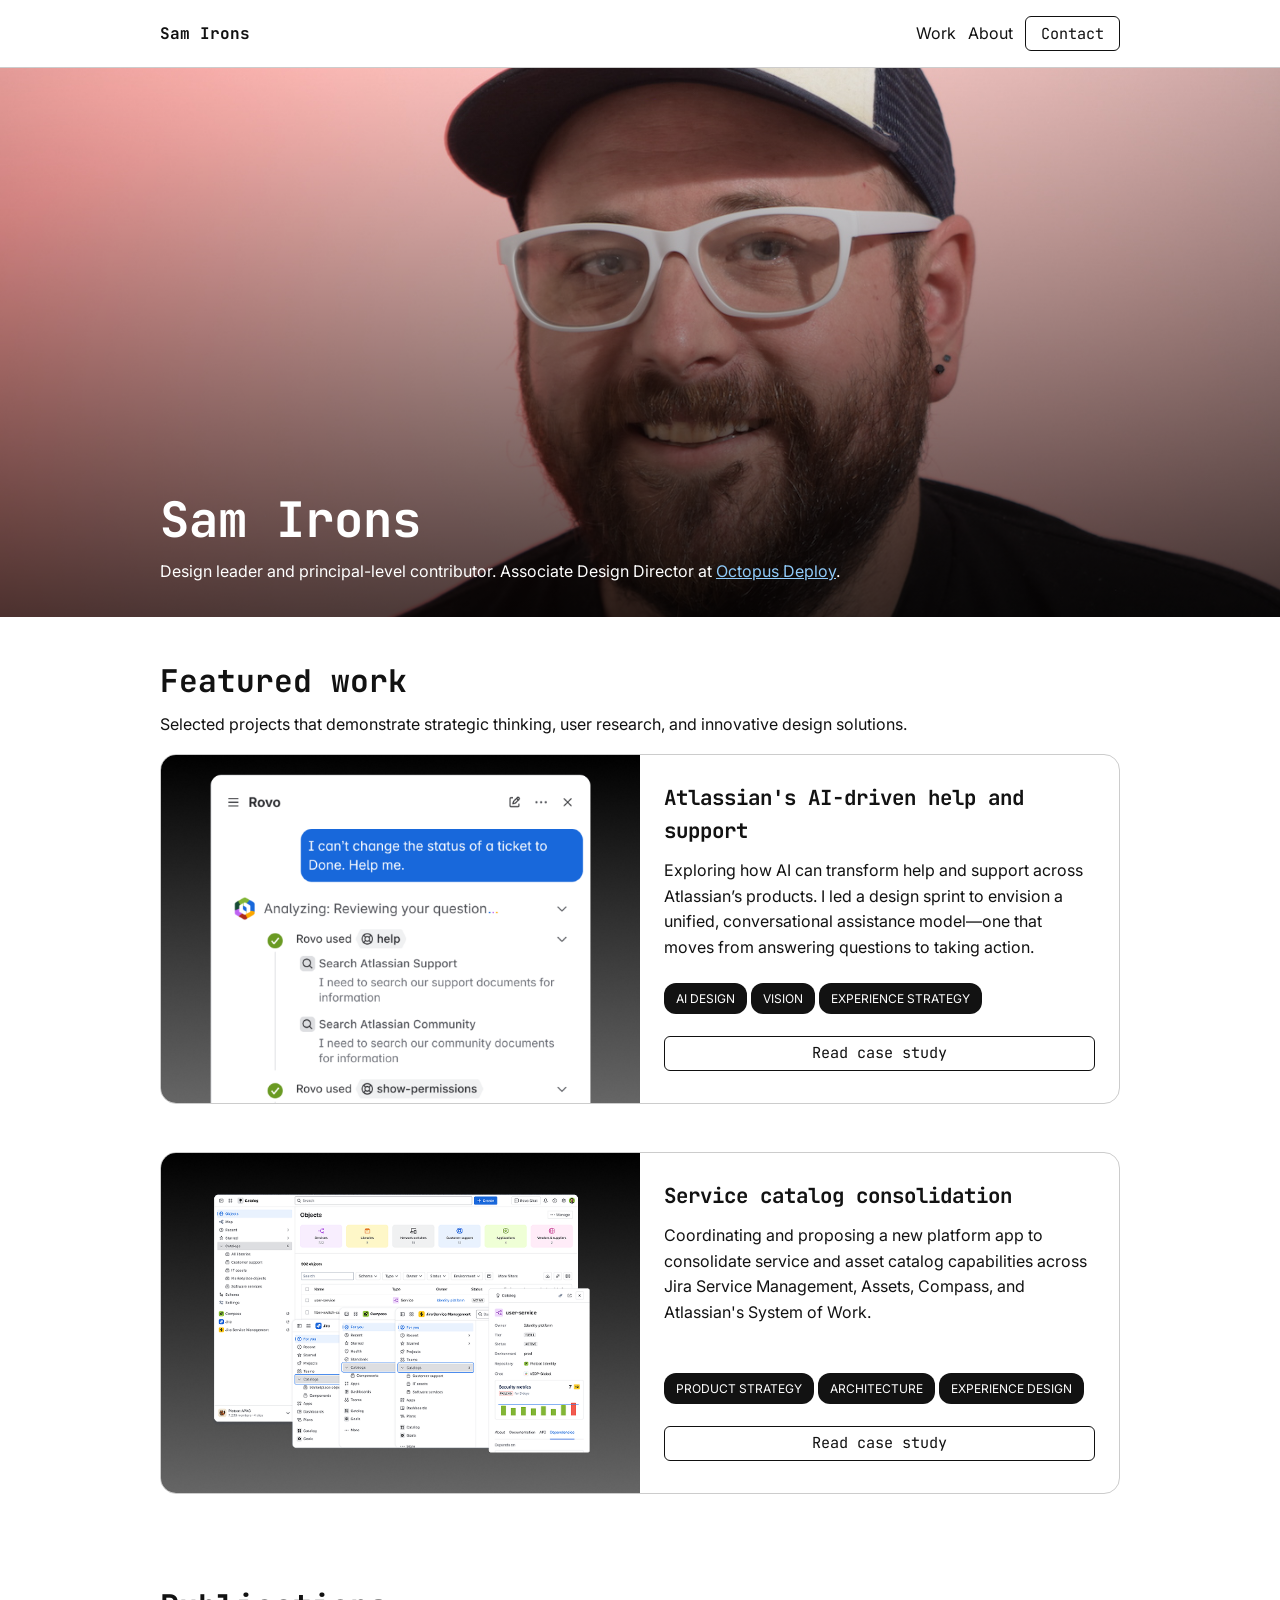
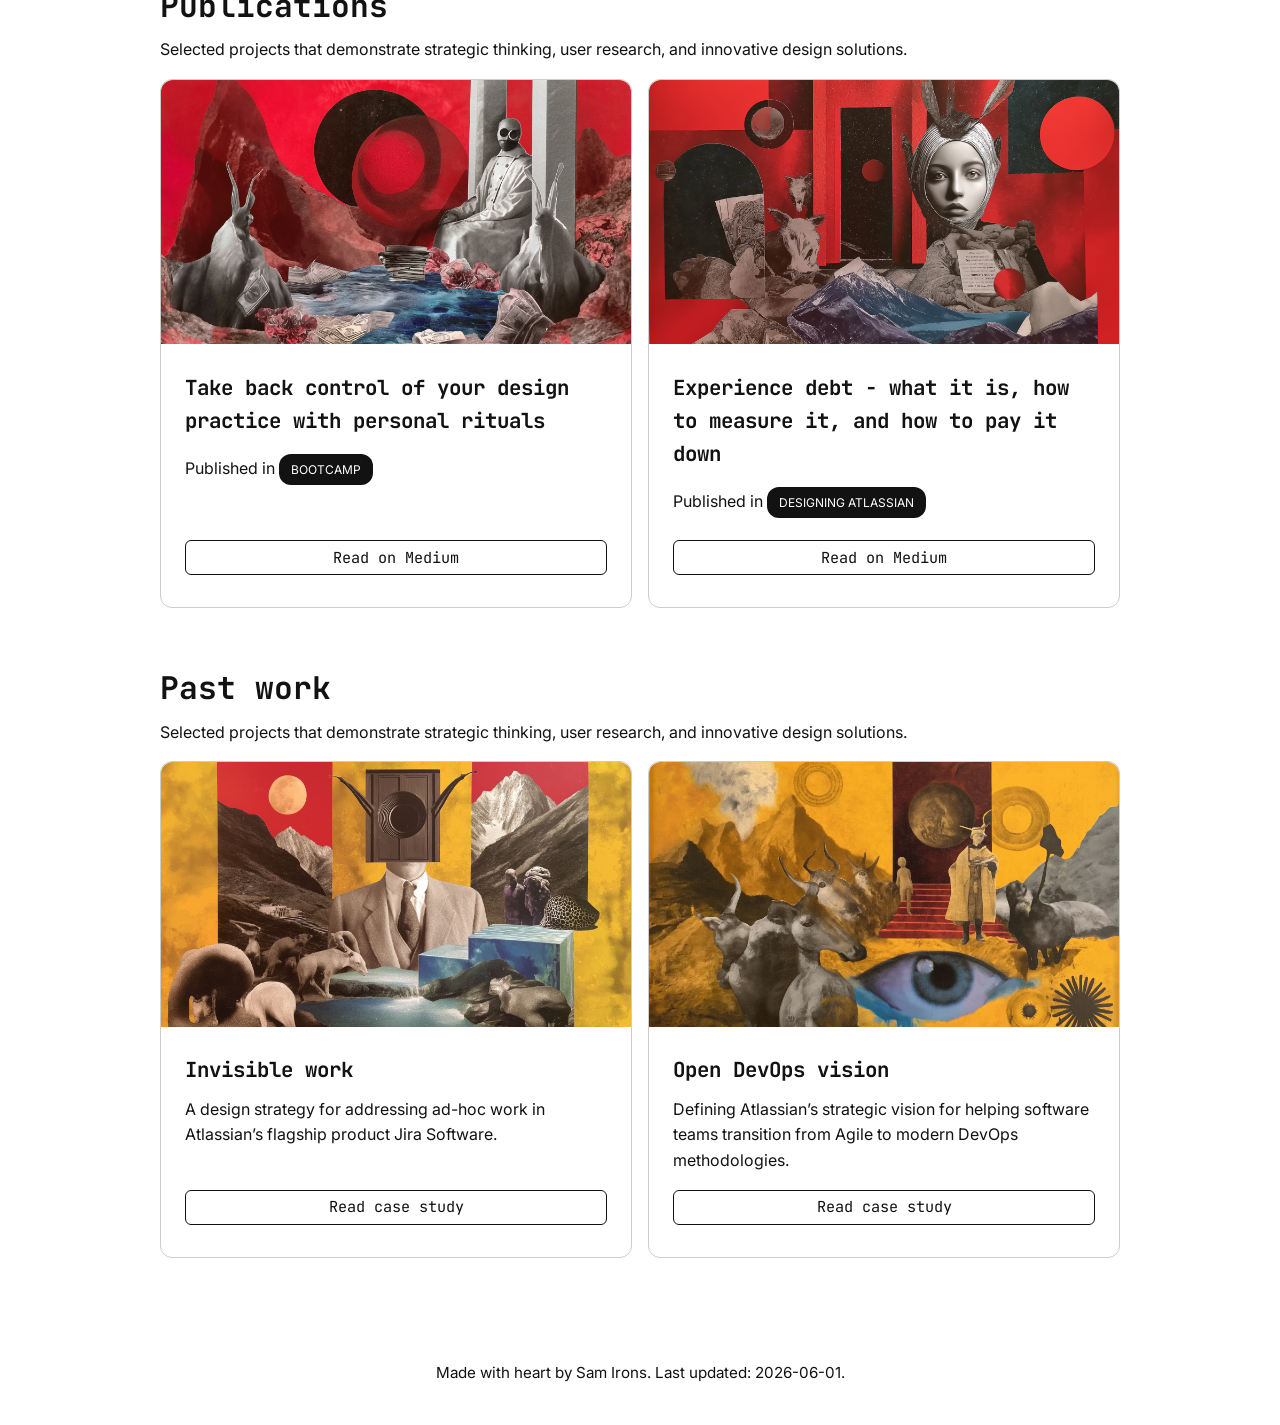
<file: index.html>
<!doctype html>
<html lang="en">
    <head>
        <meta charset="UTF-8" />
        <meta name="viewport" content="width=device-width, initial-scale=1.0" />
        <title>Sam Irons - Design leader, content and product designer</title>
        <link rel="preconnect" href="https://fonts.googleapis.com" />
        <link rel="preconnect" href="https://fonts.gstatic.com" crossorigin />
        <link
            href="https://fonts.googleapis.com/css2?family=Inter:wght@400;700&family=JetBrains+Mono:wght@400;700&display=swap"
            rel="stylesheet"
        />
        <link rel="stylesheet" href="styles.css" />
    </head>
    <body>
        <header>
            <div class="container nav-container">
                <div class="logo">Sam Irons</div>
                <nav>
                    <a href="index.html" class="nav-link">Work</a>
                    <a href="about.html" class="nav-link">About</a>
                    <a href="mailto:irons.sam@pm.me" class="button">Contact</a>
                </nav>
            </div>
        </header>
        <main>
            <div class="hero">
                <div class="hero-content">
                    <h1>Sam Irons</h1>
                    <p>
                        Design leader and principal-level contributor. Associate
                        Design Director at
                        <a href="http://www.octopus.com/" target="_blank"
                            >Octopus Deploy</a
                        >.
                    </p>
                </div>
            </div>
            <section class="featured-work">
                <h2>Featured work</h2>
                <p class="section-desc">
                    Selected projects that demonstrate strategic thinking, user
                    research, and innovative design solutions.
                </p>
                <div class="featured-cards">
                    <div class="featured-card-horizontal">
                        <img src="assets/navfit-thumbnail.png" alt="" />
                        <div class="card-content">
                            <h3 class="mono">
                                Atlassian's AI-driven help and support
                            </h3>
                            <p>
                                Exploring how AI can transform help and support
                                across Atlassian’s products. I led a design
                                sprint to envision a unified, conversational
                                assistance model—one that moves from answering
                                questions to taking action.
                            </p>
                            <div class="tags">
                                <div class="lozenge inverse">AI design</div>
                                <div class="lozenge inverse">Vision</div>
                                <div class="lozenge inverse">
                                    Experience strategy
                                </div>
                            </div>
                            <a href="navfit.html" class="button"
                                >Read case study</a
                            >
                        </div>
                    </div>
                    <div class="featured-card-horizontal">
                        <img src="assets/osc-thumbnail.png" alt="" />
                        <div class="card-content">
                            <h3 class="mono">Service catalog consolidation</h3>
                            <p>
                                Coordinating and proposing a new platform app to
                                consolidate service and asset catalog
                                capabilities across Jira Service Management,
                                Assets, Compass, and Atlassian's System of Work.
                            </p>
                            <div class="tags">
                                <div class="lozenge inverse">
                                    Product strategy
                                </div>
                                <div class="lozenge inverse">Architecture</div>
                                <div class="lozenge inverse">
                                    Experience design
                                </div>
                            </div>
                            <a href="catalog-for-all.html" class="button"
                                >Read case study</a
                            >
                        </div>
                    </div>
                    <!--<div class="featured-card-horizontal">
                        <img src="assets/fresh-eyes-thumbnail.png" alt="" />
                        <div class="card-content">
                            <h3 class="mono">
                                Onboarding revamp to find product market fit
                            </h3>
                            <p>
                                Using fresh eyes to redesign product onboarding
                                for a platfrom engineering product.
                            </p>
                            <button class="button">Read case study</button>
                        </div>
                        </div>-->
                    <!--<div class="featured-card-horizontal">
                        <img src="assets/ethical-ai-thumbnail.png" alt="" />
                        <div class="card-content">
                            <h3 class="mono">
                                Preserving critical thinking in AI interactions
                            </h3>
                            <p>
                                A collaborative design effort seeking to help AI
                                consumers better engage with generative
                                experiences.
                            </p>
                            <button class="button">Read case study</button>
                        </div>
                        </div>-->
                    <!--<div class="featured-card-horizontal">
                        <img src="assets/card11.png" alt="Design Oracle" />
                        <div class="card-content">
                            <h3 class="mono">The Design Oracle deck</h3>
                            <p>
                                A free, public-domain tool for UX professionals
                                featuring 29 rituals and readings to help
                                designers probe insights into their work, plan
                                design projects, and take control of their
                                personal design practice.
                            </p>
                            <button class="button">Learn more</button>
                        </div>
                        </div>-->
                    <!--<div class="featured-card-horizontal">
                        <img src="assets/card12.png" alt="RenewMap docs" />
                        <div class="card-content">
                            <h3 class="mono">
                                RenewMap's first documentation set
                            </h3>
                            <p>
                                Foundational content strategy and documentation
                                architecture for a GIS startup.
                            </p>
                            <button class="button">Read case study</button>
                        </div>
                        </div>-->
                </div>
            </section>
            <section class="publications">
                <h2>Publications</h2>
                <p class="section-desc">
                    Selected projects that demonstrate strategic thinking, user
                    research, and innovative design solutions.
                </p>
                <div class="pub-cards">
                    <div class="card">
                        <img src="assets/card9.png" alt="Personal rituals" />
                        <div class="card-content">
                            <h3 class="mono">
                                Take back control of your design practice with
                                personal rituals
                            </h3>
                            <p>
                                Published in
                                <span class="lozenge inverse"
                                    ><a
                                        href="https://medium.com/design-bootcamp"
                                        target="_blank"
                                        >Bootcamp</a
                                    ></span
                                >
                            </p>
                            <a
                                href="https://medium.com/design-bootcamp/take-back-control-of-your-design-practice-with-personal-rituals-4f61a58c4460"
                                target="_blank"
                                class="button"
                                >Read on Medium</a
                            >
                        </div>
                    </div>
                    <div class="card">
                        <img src="assets/card10.png" alt="Experience debt" />
                        <div class="card-content">
                            <h3 class="mono">
                                Experience debt - what it is, how to measure it,
                                and how to pay it down
                            </h3>
                            <p>
                                Published in
                                <span class="lozenge inverse"
                                    ><a
                                        href="https://medium.com/designing-atlassian"
                                        target="_blank"
                                        >Designing Atlassian</a
                                    ></span
                                >
                            </p>
                            <a
                                href="https://medium.com/designing-atlassian/experience-debt-what-it-is-how-to-measure-it-and-how-to-pay-it-down-47bfe8c717d4"
                                target="_blank"
                                class="button"
                                >Read on Medium</a
                            >
                        </div>
                    </div>
                </div>
            </section>
            <section class="past-work">
                <h2>Past work</h2>
                <p class="section-desc">
                    Selected projects that demonstrate strategic thinking, user
                    research, and innovative design solutions.
                </p>
                <div class="past-cards">
                    <div class="card">
                        <img src="assets/card5.png" alt="Invisible work" />
                        <div class="card-content">
                            <h3 class="mono">Invisible work</h3>
                            <p>
                                A design strategy for addressing ad-hoc work in
                                Atlassian’s flagship product Jira Software.
                            </p>
                            <a href="invisible-work.html" class="button"
                                >Read case study</a
                            >
                        </div>
                    </div>
                    <div class="card">
                        <img src="assets/card6.png" alt="Open DevOps vision" />
                        <div class="card-content">
                            <h3 class="mono">Open DevOps vision</h3>
                            <p>
                                Defining Atlassian’s strategic vision for
                                helping software teams transition from Agile to
                                modern DevOps methodologies.
                            </p>
                            <a href="devops.html" class="button"
                                >Read case study</a
                            >
                        </div>
                    </div>
                    <!--<div class="card">
                        <img
                            src="assets/card7.png"
                            alt="Contextual, in-product help"
                        />
                        <div class="card-content">
                            <h3 class="mono">Contextual, in-product help</h3>
                            <p>A new take on an old idea...</p>
                            <button>Read case study</button>
                        </div>
                        </div>-->
                </div>
            </section>
        </main>
        <footer>
            <div class="container footer">
                <p>Made with heart by Sam Irons. Last updated: 2026-06-01.</p>
            </div>
        </footer>
        <script src="script.js"></script>
    </body>
</html>
</file>
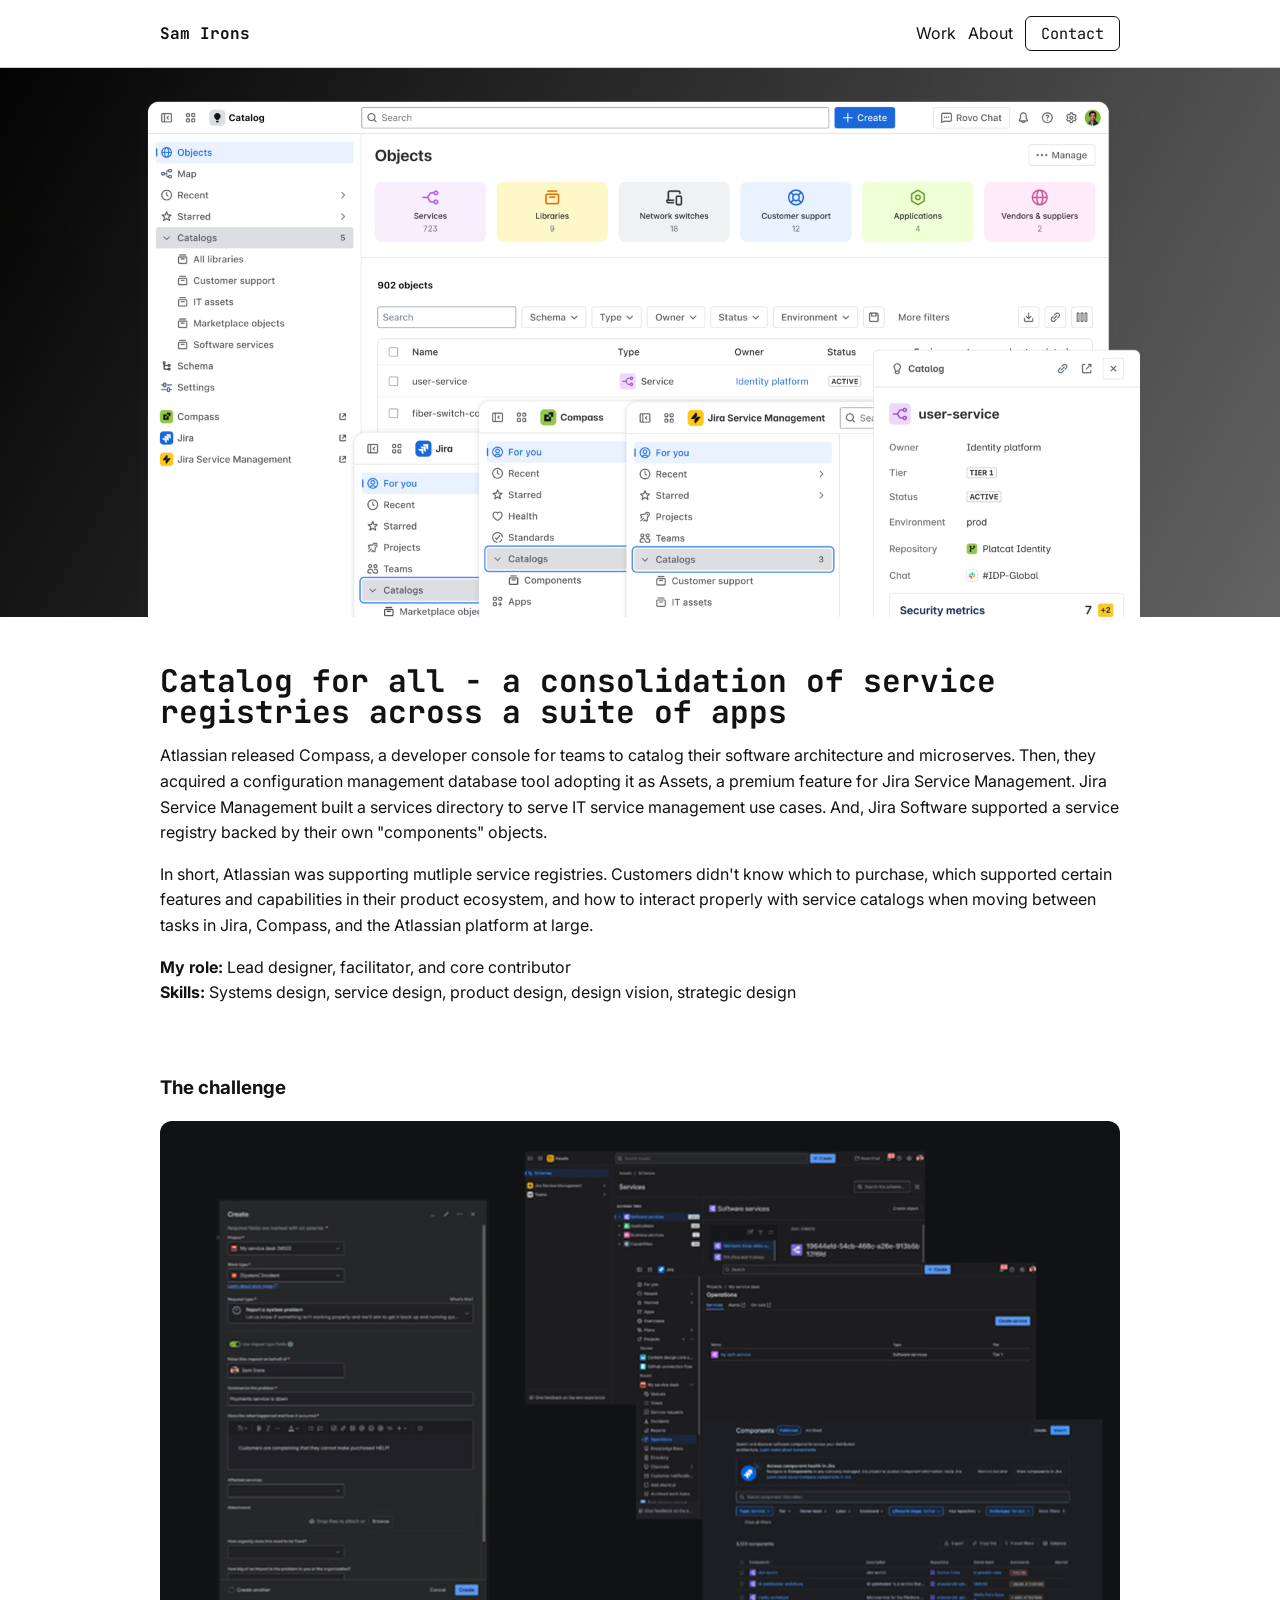
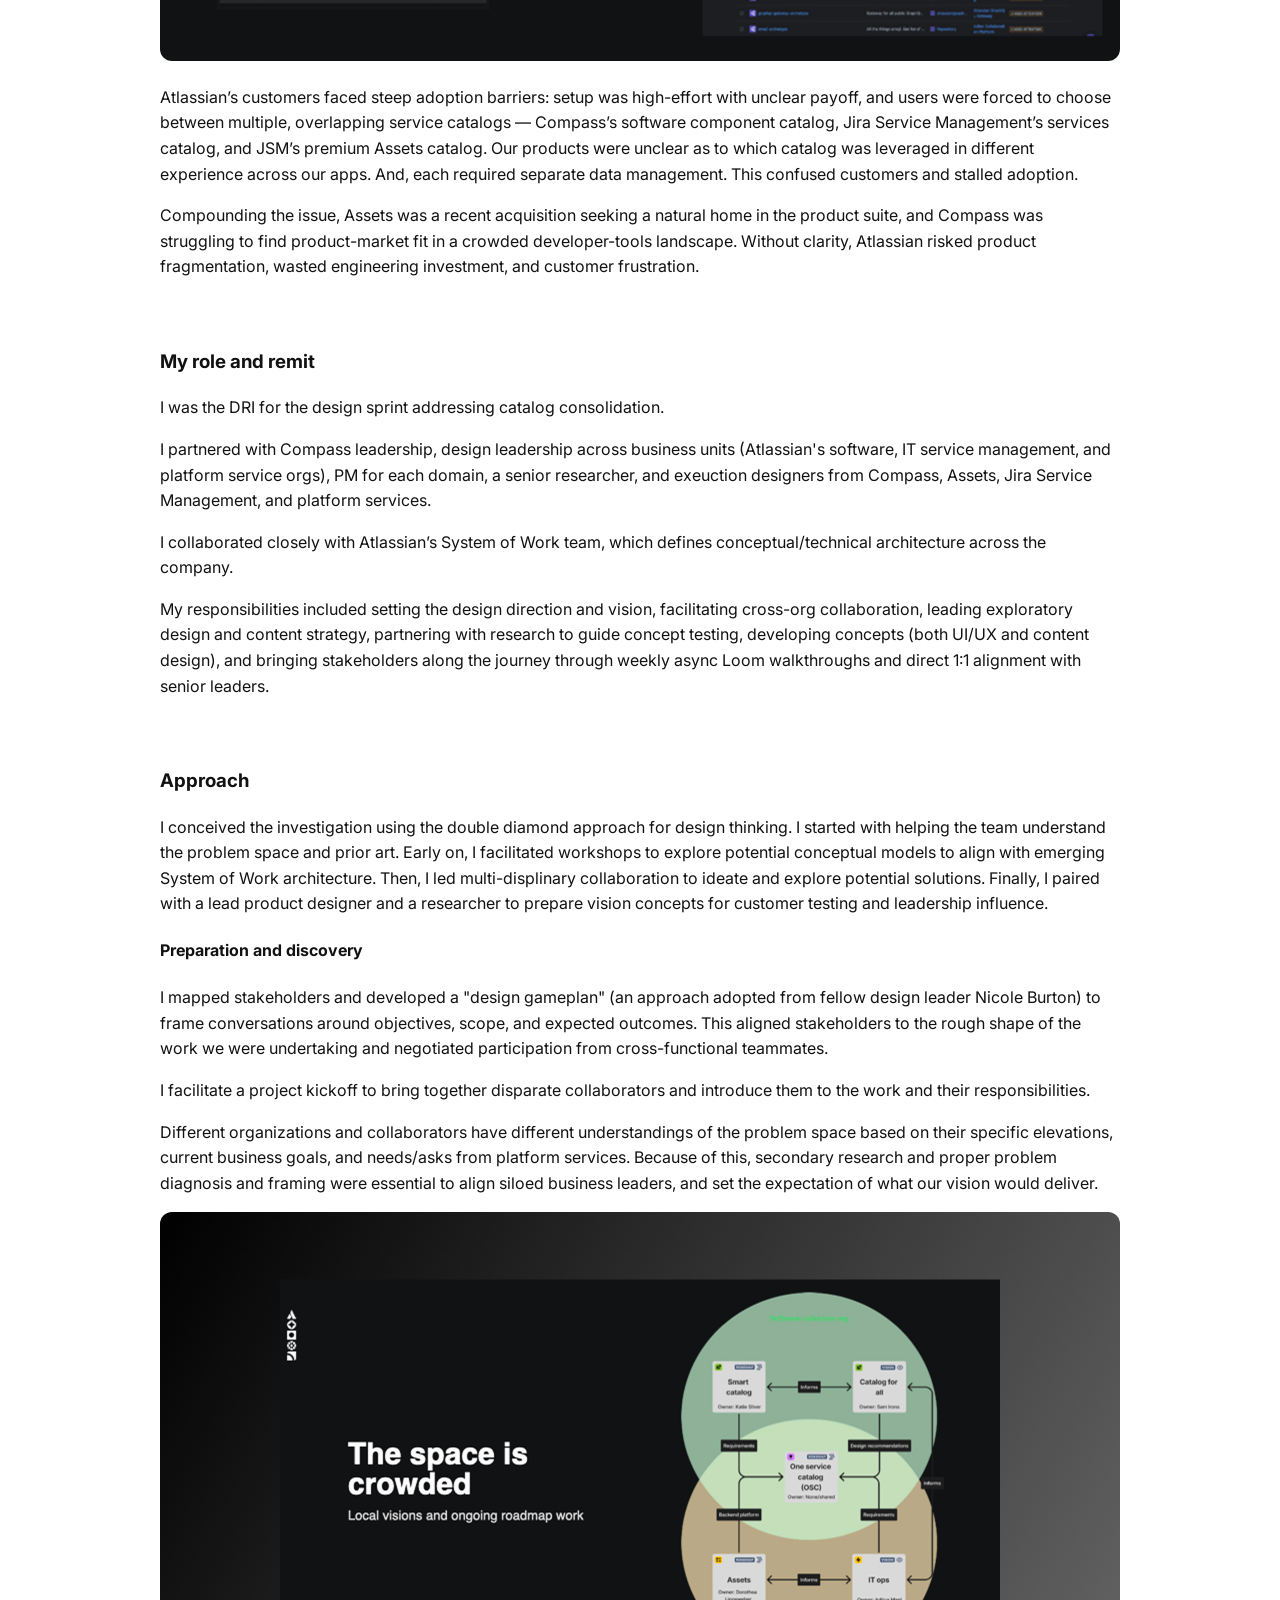
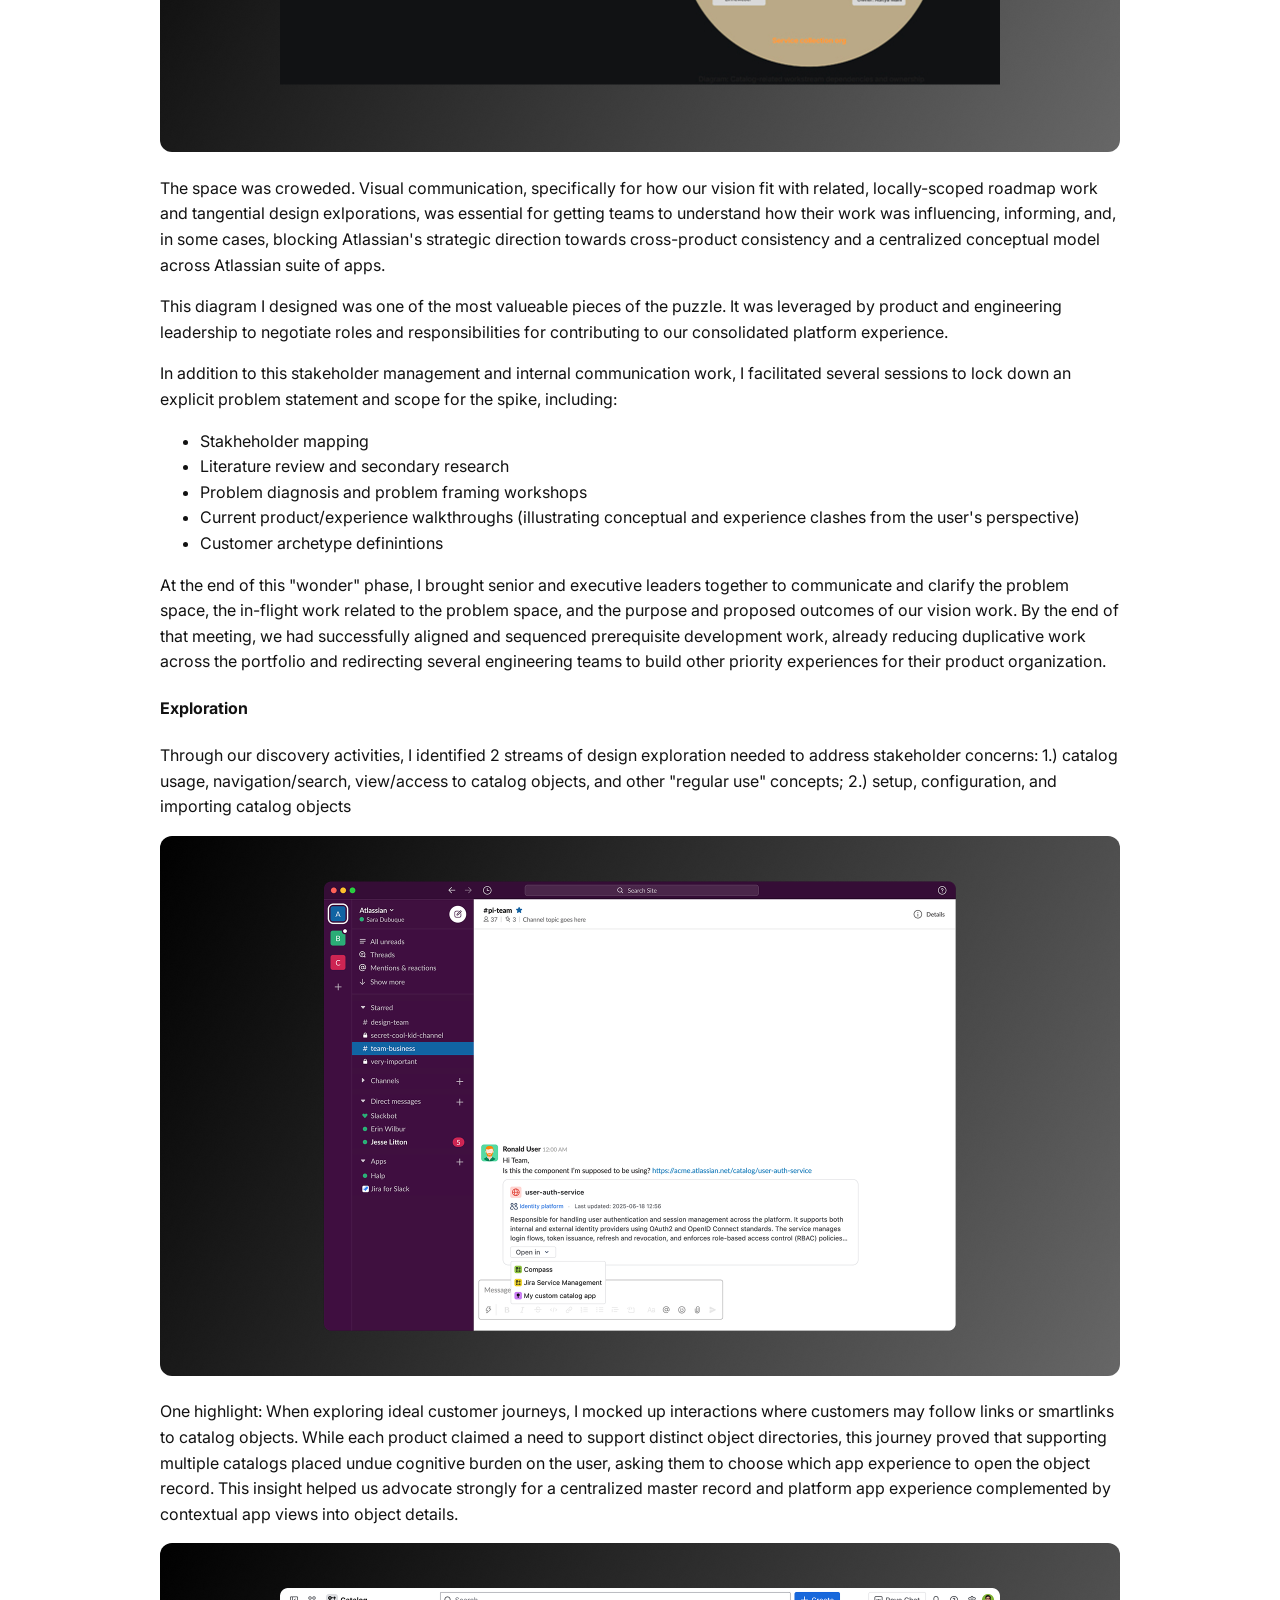
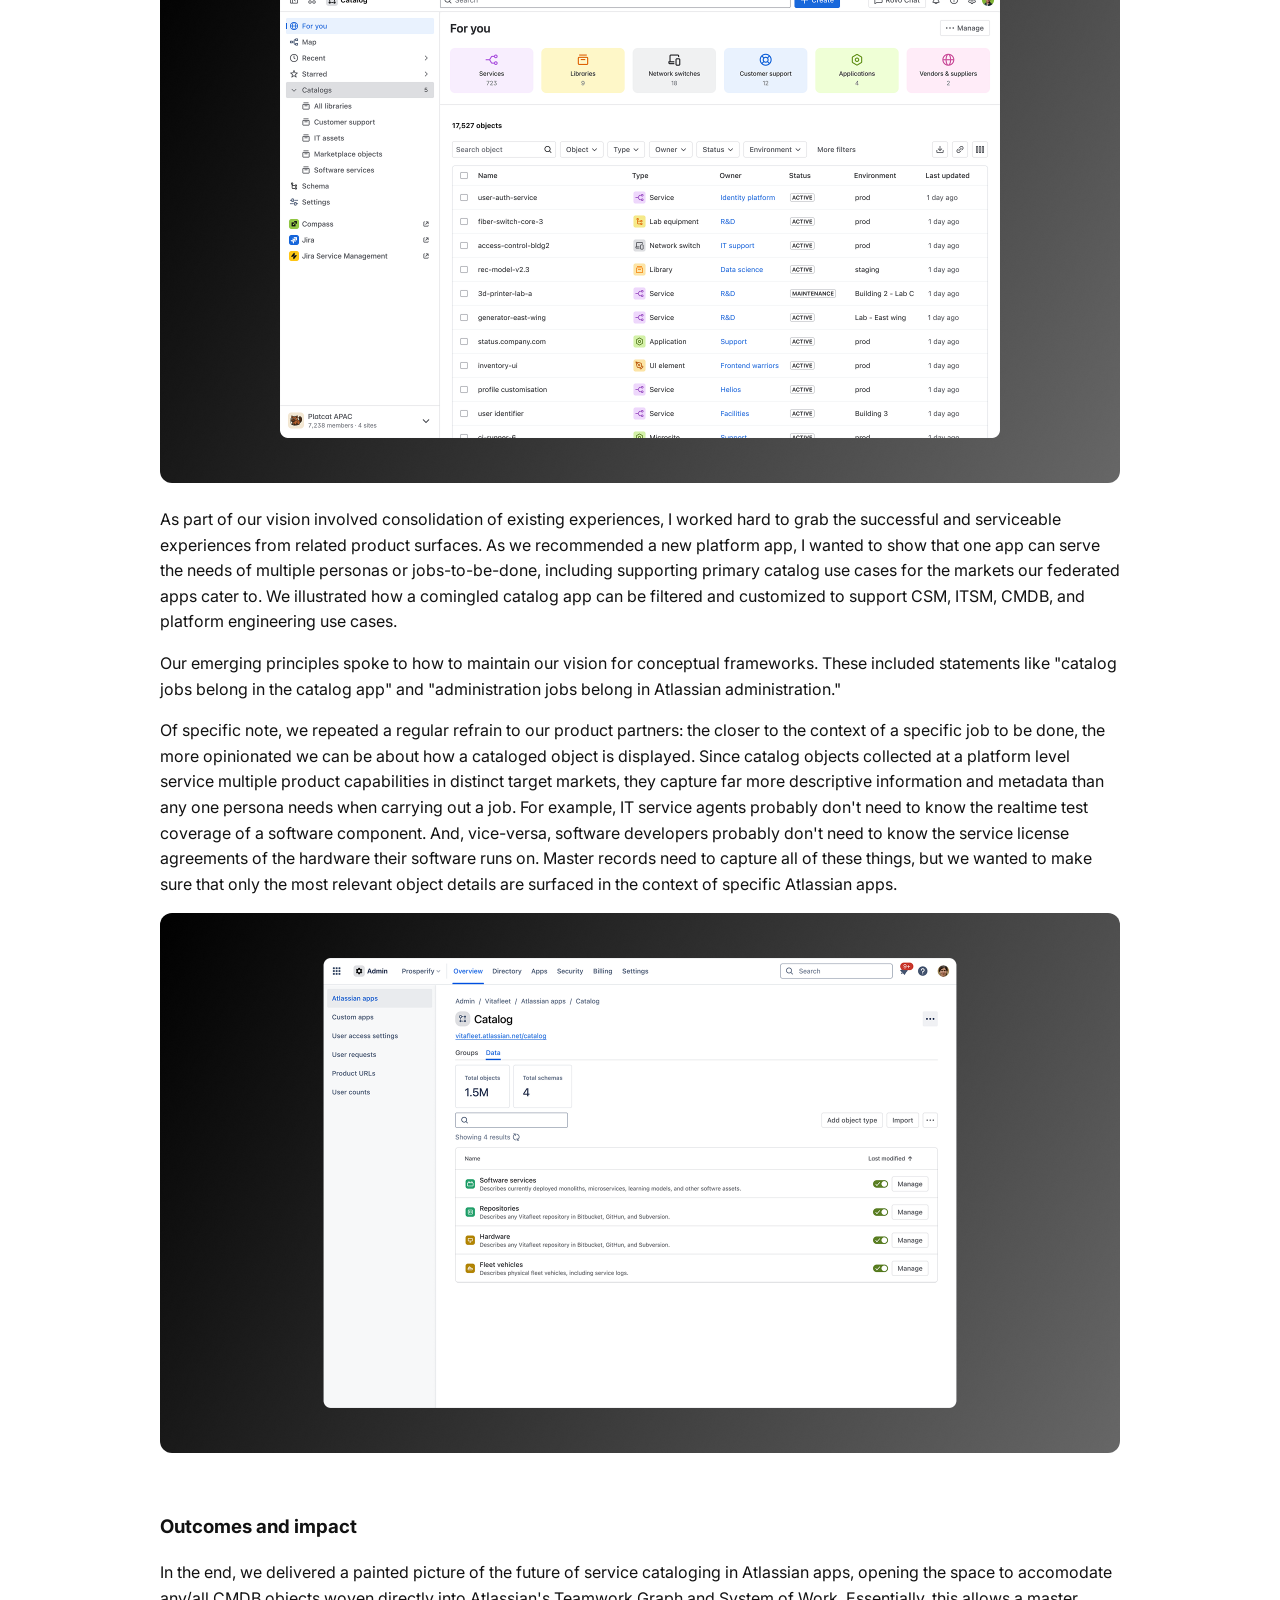
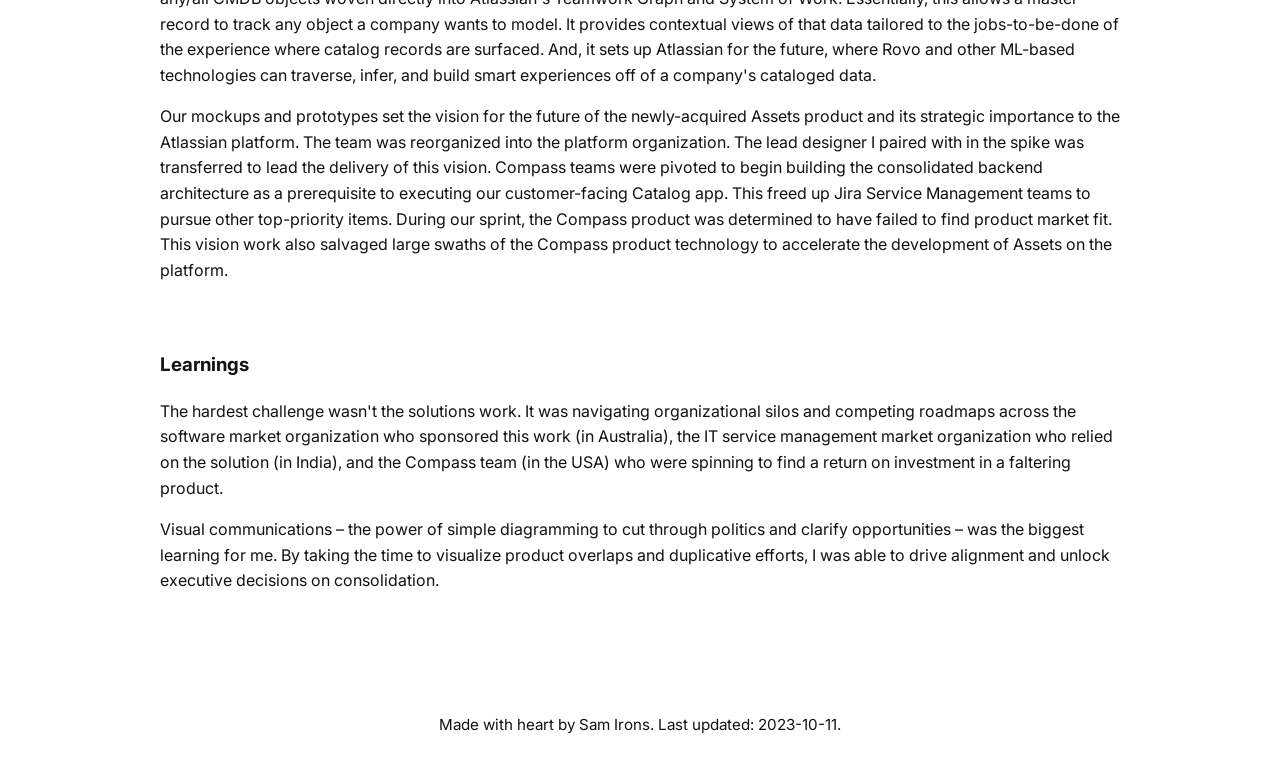
<file: catalog-for-all.html>
<!doctype html>
<html lang="en">
    <head>
        <meta charset="UTF-8" />
        <meta name="viewport" content="width=device-width, initial-scale=1.0" />
        <title>
            Sam Irons - Case study: Consolidation of service registries
        </title>
        <link rel="preconnect" href="https://fonts.googleapis.com" />
        <link rel="preconnect" href="https://fonts.gstatic.com" crossorigin />
        <link
            href="https://fonts.googleapis.com/css2?family=Inter:wght@400;700&family=JetBrains+Mono:wght@400;700&display=swap"
            rel="stylesheet"
        />
        <link rel="stylesheet" href="styles.css" />
    </head>
    <body>
        <header>
            <div class="container nav-container">
                <div class="logo">Sam Irons</div>
                <nav>
                    <a href="index.html" class="nav-link">Work</a>
                    <a href="about.html" class="nav-link">About</a>
                    <a href="mailto:irons.sam@pm.me" class="button">Contact</a>
                </nav>
            </div>
        </header>
        <main>
            <div class="hero">
                <img src="assets/catalog-hero.png" alt="" class="hero-img" />
            </div>
            <section>
                <h2>
                    Catalog for all - a consolidation of service registries
                    across a suite of apps
                </h2>
                <p>
                    Atlassian released Compass, a developer console for teams to
                    catalog their software architecture and microserves. Then,
                    they acquired a configuration management database tool
                    adopting it as Assets, a premium feature for Jira Service
                    Management. Jira Service Management built a services
                    directory to serve IT service management use cases. And,
                    Jira Software supported a service registry backed by their
                    own "components" objects.
                </p>
                <p>
                    In short, Atlassian was supporting mutliple service
                    registries. Customers didn't know which to purchase, which
                    supported certain features and capabilities in their product
                    ecosystem, and how to interact properly with service
                    catalogs when moving between tasks in Jira, Compass, and the
                    Atlassian platform at large.
                </p>
                <p>
                    <strong>My role:</strong> Lead designer, facilitator, and
                    core contributor
                    <br />
                    <strong>Skills:</strong> Systems design, service design,
                    product design, design vision, strategic design
                </p>
            </section>
            <section>
                <h3>The challenge</h3>
                <img src="assets/catalog-sec-2.png" alt="" class="" />
                <p>
                    Atlassian’s customers faced steep adoption barriers: setup
                    was high-effort with unclear payoff, and users were forced
                    to choose between multiple, overlapping service catalogs —
                    Compass’s software component catalog, Jira Service
                    Management’s services catalog, and JSM’s premium Assets
                    catalog. Our products were unclear as to which catalog was
                    leveraged in different experience across our apps. And, each
                    required separate data management. This confused customers
                    and stalled adoption.
                </p>
                <p>
                    Compounding the issue, Assets was a recent acquisition
                    seeking a natural home in the product suite, and Compass was
                    struggling to find product-market fit in a crowded
                    developer-tools landscape. Without clarity, Atlassian risked
                    product fragmentation, wasted engineering investment, and
                    customer frustration.
                </p>
            </section>
            <section>
                <h3>My role and remit</h3>
                <p>
                    I was the DRI for the design sprint addressing catalog
                    consolidation.
                </p>
                <p>
                    I partnered with Compass leadership, design leadership
                    across business units (Atlassian's software, IT service
                    management, and platform service orgs), PM for each domain,
                    a senior researcher, and exeuction designers from Compass,
                    Assets, Jira Service Management, and platform services.
                </p>
                <p>
                    I collaborated closely with Atlassian’s System of Work team,
                    which defines conceptual/technical architecture across the
                    company.
                </p>
                <p>
                    My responsibilities included setting the design direction
                    and vision, facilitating cross-org collaboration, leading
                    exploratory design and content strategy, partnering with
                    research to guide concept testing, developing concepts (both
                    UI/UX and content design), and bringing stakeholders along
                    the journey through weekly async Loom walkthroughs and
                    direct 1:1 alignment with senior leaders.
                </p>
            </section>
            <section>
                <h3>Approach</h3>
                <p>
                    I conceived the investigation using the double diamond
                    approach for design thinking. I started with helping the
                    team understand the problem space and prior art. Early on, I
                    facilitated workshops to explore potential conceptual models
                    to align with emerging System of Work architecture. Then, I
                    led multi-displinary collaboration to ideate and explore
                    potential solutions. Finally, I paired with a lead product
                    designer and a researcher to prepare vision concepts for
                    customer testing and leadership influence.
                </p>
                <h4>Preparation and discovery</h4>
                <p>
                    I mapped stakeholders and developed a "design gameplan" (an
                    approach adopted from fellow design leader Nicole Burton) to
                    frame conversations around objectives, scope, and expected
                    outcomes. This aligned stakeholders to the rough shape of
                    the work we were undertaking and negotiated participation
                    from cross-functional teammates.
                </p>
                <p>
                    I facilitate a project kickoff to bring together disparate
                    collaborators and introduce them to the work and their
                    responsibilities.
                </p>
                <p>
                    Different organizations and collaborators have different
                    understandings of the problem space based on their specific
                    elevations, current business goals, and needs/asks from
                    platform services. Because of this, secondary research and
                    proper problem diagnosis and framing were essential to align
                    siloed business leaders, and set the expectation of what our
                    vision would deliver.
                </p>
                <img src="assets/catalog-sec-1.png" alt="" class="" />
                <p>
                    The space was croweded. Visual communication, specifically
                    for how our vision fit with related, locally-scoped roadmap
                    work and tangential design exlporations, was essential for
                    getting teams to understand how their work was influencing,
                    informing, and, in some cases, blocking Atlassian's
                    strategic direction towards cross-product consistency and a
                    centralized conceptual model across Atlassian suite of apps.
                </p>
                <p>
                    This diagram I designed was one of the most valueable pieces
                    of the puzzle. It was leveraged by product and engineering
                    leadership to negotiate roles and responsibilities for
                    contributing to our consolidated platform experience.
                </p>
                <p>
                    In addition to this stakeholder management and internal
                    communication work, I facilitated several sessions to lock
                    down an explicit problem statement and scope for the spike,
                    including:
                </p>
                <ul>
                    <li>Stakheholder mapping</li>
                    <li>Literature review and secondary research</li>
                    <li>Problem diagnosis and problem framing workshops</li>
                    <li>
                        Current product/experience walkthroughs (illustrating
                        conceptual and experience clashes from the user's
                        perspective)
                    </li>
                    <li>Customer archetype definintions</li>
                </ul>
                <p>
                    At the end of this "wonder" phase, I brought senior and
                    executive leaders together to communicate and clarify the
                    problem space, the in-flight work related to the problem
                    space, and the purpose and proposed outcomes of our vision
                    work. By the end of that meeting, we had successfully
                    aligned and sequenced prerequisite development work, already
                    reducing duplicative work across the portfolio and
                    redirecting several engineering teams to build other
                    priority experiences for their product organization.
                </p>
                <h4>Exploration</h4>
                <p>
                    Through our discovery activities, I identified 2 streams of
                    design exploration needed to address stakeholder concerns:
                    1.) catalog usage, navigation/search, view/access to catalog
                    objects, and other "regular use" concepts; 2.) setup,
                    configuration, and importing catalog objects
                </p>
                <img src="assets/catalog-sec-4.png" alt="" class="" />
                <p>
                    One highlight: When exploring ideal customer journeys, I
                    mocked up interactions where customers may follow links or
                    smartlinks to catalog objects. While each product claimed a
                    need to support distinct object directories, this journey
                    proved that supporting multiple catalogs placed undue
                    cognitive burden on the user, asking them to choose which
                    app experience to open the object record. This insight
                    helped us advocate strongly for a centralized master record
                    and platform app experience complemented by contextual app
                    views into object details.
                </p>
                <img src="assets/catalog-sec-3.png" alt="" class="" />
                <p>
                    As part of our vision involved consolidation of existing
                    experiences, I worked hard to grab the successful and
                    serviceable experiences from related product surfaces. As we
                    recommended a new platform app, I wanted to show that one
                    app can serve the needs of multiple personas or
                    jobs-to-be-done, including supporting primary catalog use
                    cases for the markets our federated apps cater to. We
                    illustrated how a comingled catalog app can be filtered and
                    customized to support CSM, ITSM, CMDB, and platform
                    engineering use cases.
                </p>
                <p>
                    Our emerging principles spoke to how to maintain our vision
                    for conceptual frameworks. These included statements like
                    "catalog jobs belong in the catalog app" and "administration
                    jobs belong in Atlassian administration."
                </p>
                <p>
                    Of specific note, we repeated a regular refrain to our
                    product partners: the closer to the context of a specific
                    job to be done, the more opinionated we can be about how a
                    cataloged object is displayed. Since catalog objects
                    collected at a platform level service multiple product
                    capabilities in distinct target markets, they capture far
                    more descriptive information and metadata than any one
                    persona needs when carrying out a job. For example, IT
                    service agents probably don't need to know the realtime test
                    coverage of a software component. And, vice-versa, software
                    developers probably don't need to know the service license
                    agreements of the hardware their software runs on. Master
                    records need to capture all of these things, but we wanted
                    to make sure that only the most relevant object details are
                    surfaced in the context of specific Atlassian apps.
                </p>
                <img src="assets/catalog-sec-5.png" alt="" class="" />
            </section>
            <section>
                <h3>Outcomes and impact</h3>
                <p>
                    In the end, we delivered a painted picture of the future of
                    service cataloging in Atlassian apps, opening the space to
                    accomodate any/all CMDB objects woven directly into
                    Atlassian's Teamwork Graph and System of Work. Essentially,
                    this allows a master record to track any object a company
                    wants to model. It provides contextual views of that data
                    tailored to the jobs-to-be-done of the experience where
                    catalog records are surfaced. And, it sets up Atlassian for
                    the future, where Rovo and other ML-based technologies can
                    traverse, infer, and build smart experiences off of a
                    company's cataloged data.
                </p>
                <p>
                    Our mockups and prototypes set the vision for the future of
                    the newly-acquired Assets product and its strategic
                    importance to the Atlassian platform. The team was
                    reorganized into the platform organization. The lead
                    designer I paired with in the spike was transferred to lead
                    the delivery of this vision. Compass teams were pivoted to
                    begin building the consolidated backend architecture as a
                    prerequisite to executing our customer-facing Catalog app.
                    This freed up Jira Service Management teams to pursue other
                    top-priority items. During our sprint, the Compass product
                    was determined to have failed to find product market fit.
                    This vision work also salvaged large swaths of the Compass
                    product technology to accelerate the development of Assets
                    on the platform.
                </p>
            </section>
            <section>
                <h3>Learnings</h3>
                <p>
                    The hardest challenge wasn't the solutions work. It was
                    navigating organizational silos and competing roadmaps
                    across the software market organization who sponsored this
                    work (in Australia), the IT service management market
                    organization who relied on the solution (in India), and the
                    Compass team (in the USA) who were spinning to find a return
                    on investment in a faltering product.
                </p>
                <p>
                    Visual communications – the power of simple diagramming to
                    cut through politics and clarify opportunities – was the
                    biggest learning for me. By taking the time to visualize
                    product overlaps and duplicative efforts, I was able to
                    drive alignment and unlock executive decisions on
                    consolidation.
                </p>
            </section>
        </main>
        <footer>
            <div class="container footer-container">
                <p>Made with heart by Sam Irons. Last updated: 2023-10-11.</p>
            </div>
        </footer>
        <script src="script.js"></script>
    </body>
</html>
</file>
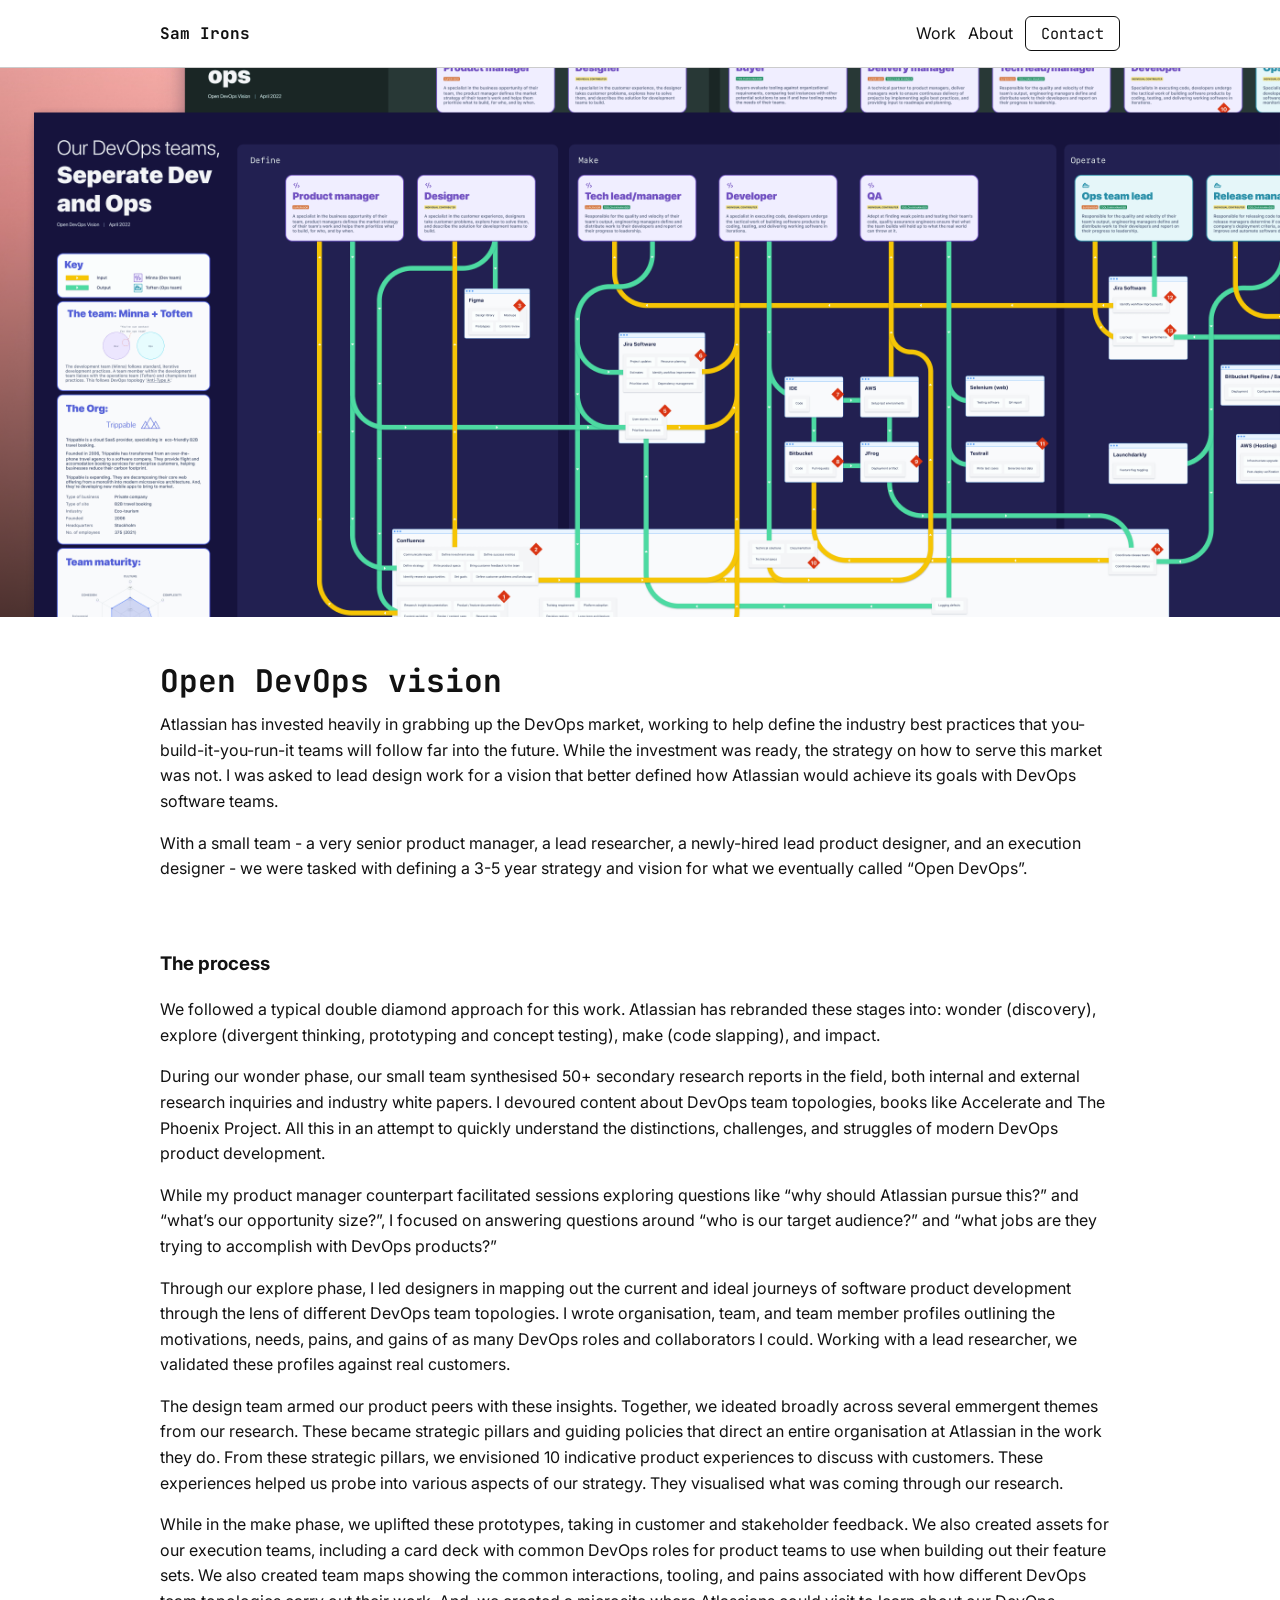
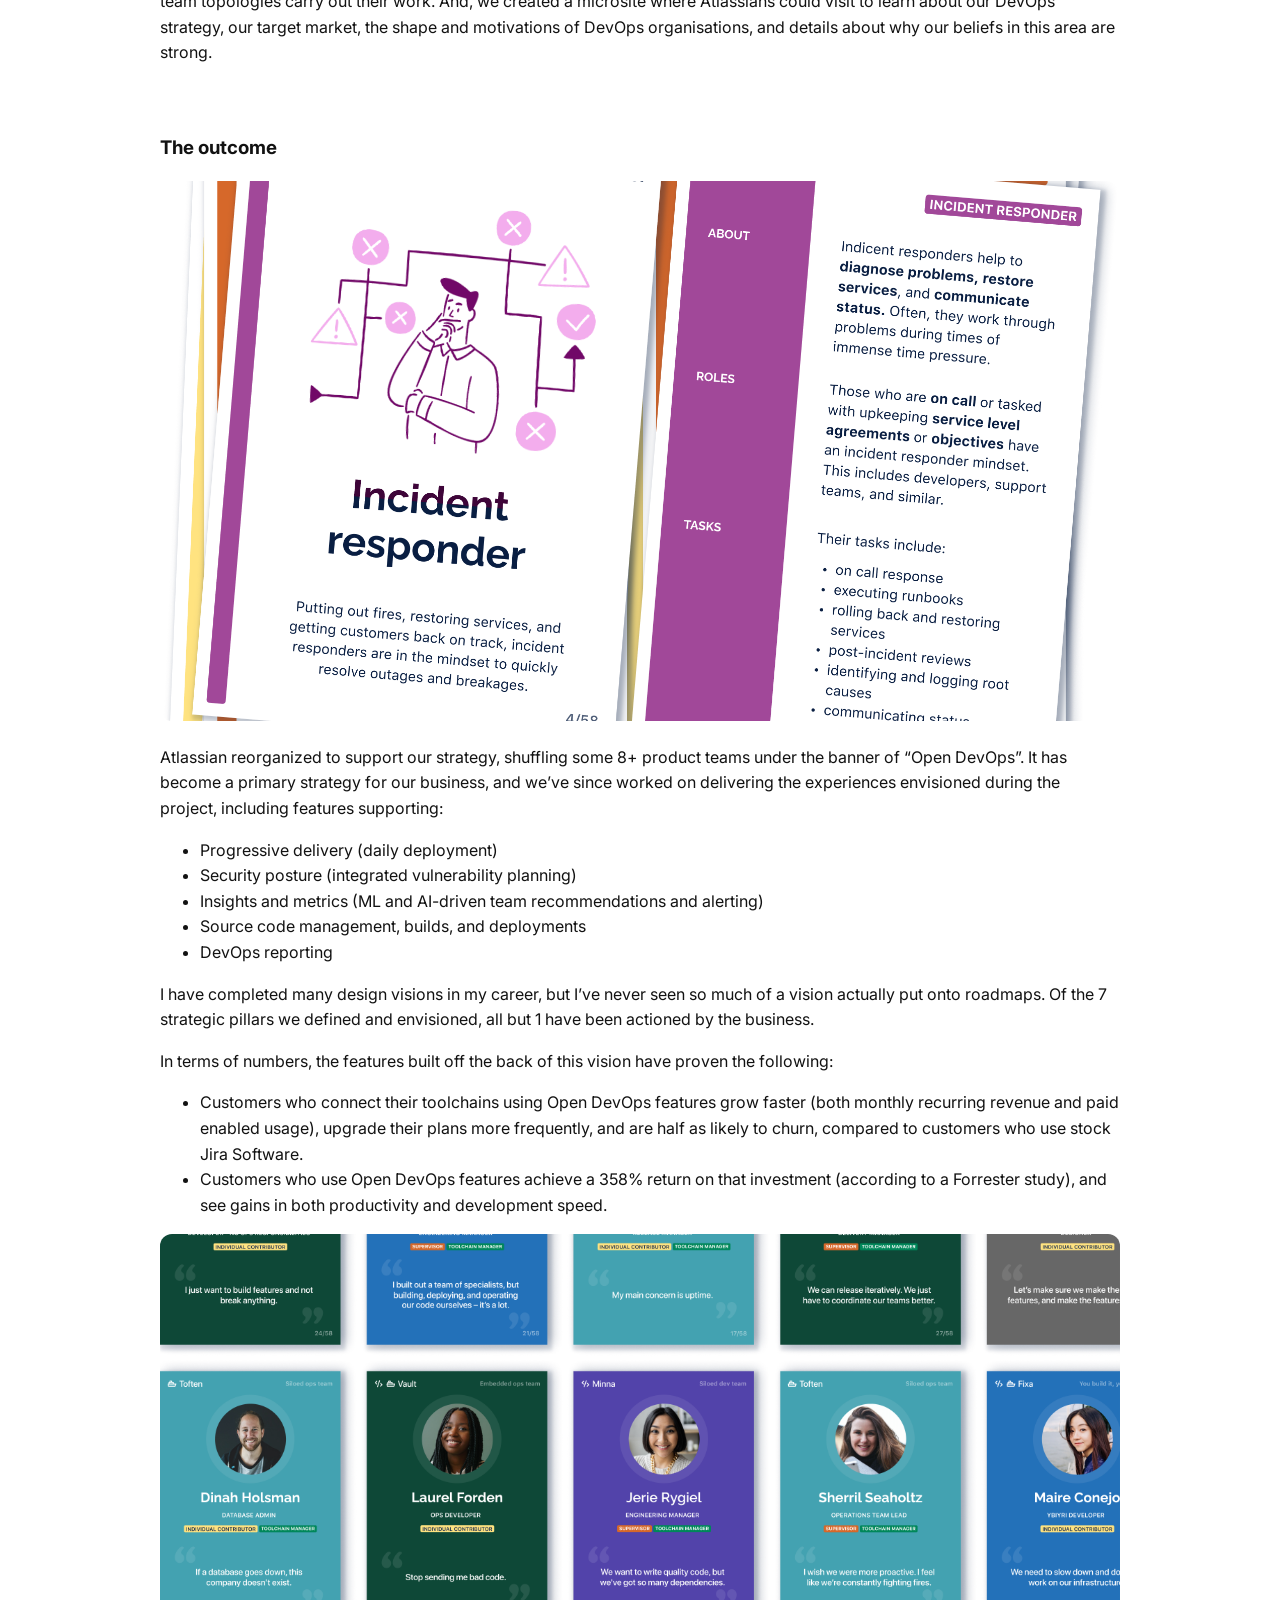
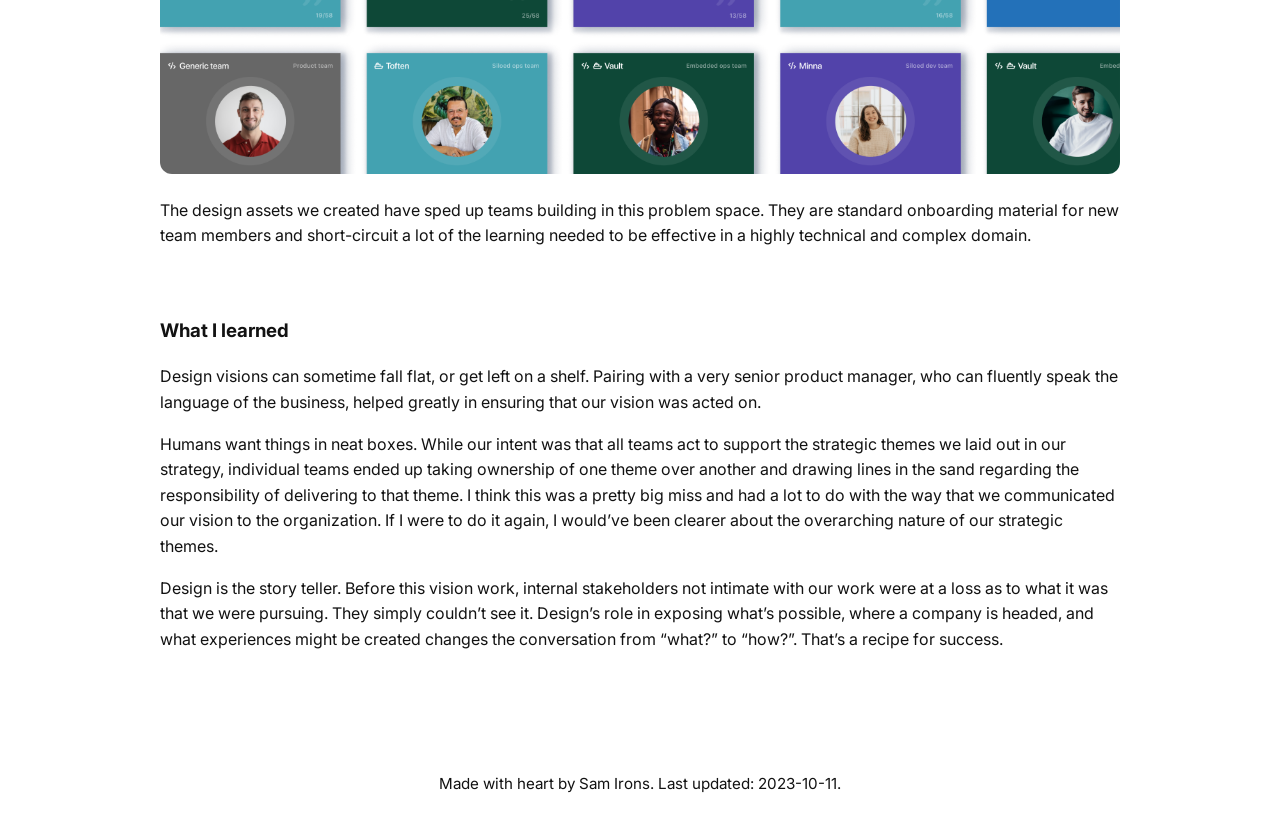
<file: devops.html>
<!doctype html>
<html lang="en">
    <head>
        <meta charset="UTF-8" />
        <meta name="viewport" content="width=device-width, initial-scale=1.0" />
        <title>Sam Irons</title>
        <link rel="preconnect" href="https://fonts.googleapis.com" />
        <link rel="preconnect" href="https://fonts.gstatic.com" crossorigin />
        <link
            href="https://fonts.googleapis.com/css2?family=Inter:wght@400;700&family=JetBrains+Mono:wght@400;700&display=swap"
            rel="stylesheet"
        />
        <link rel="stylesheet" href="styles.css" />
    </head>
    <body>
        <header>
            <div class="container nav-container">
                <div class="logo">Sam Irons</div>
                <nav>
                    <a href="index.html" class="nav-link">Work</a>
                    <a href="about.html" class="nav-link">About</a>
                    <a href="mailto:irons.sam@pm.me" class="button">Contact</a>
                </nav>
            </div>
        </header>
        <main>
            <div class="hero">
                <img src="assets/devops-hero.png" alt="" class="hero-img" />
            </div>
            <section>
                <h2>Open DevOps vision</h2>
                <p>
                    Atlassian has invested heavily in grabbing up the DevOps
                    market, working to help define the industry best practices
                    that you-build-it-you-run-it teams will follow far into the
                    future. While the investment was ready, the strategy on how
                    to serve this market was not. I was asked to lead design
                    work for a vision that better defined how Atlassian would
                    achieve its goals with DevOps software teams.
                </p>
                <p>
                    With a small team - a very senior product manager, a lead
                    researcher, a newly-hired lead product designer, and an
                    execution designer - we were tasked with defining a 3-5 year
                    strategy and vision for what we eventually called “Open
                    DevOps”.
                </p>
            </section>
            <section>
                <h3>The process</h3>
                <p>
                    We followed a typical double diamond approach for this work.
                    Atlassian has rebranded these stages into: wonder
                    (discovery), explore (divergent thinking, prototyping and
                    concept testing), make (code slapping), and impact.
                </p>
                <p>
                    During our wonder phase, our small team synthesised 50+
                    secondary research reports in the field, both internal and
                    external research inquiries and industry white papers. I
                    devoured content about DevOps team topologies, books like
                    Accelerate and The Phoenix Project. All this in an attempt
                    to quickly understand the distinctions, challenges, and
                    struggles of modern DevOps product development.
                </p>
                <p>
                    While my product manager counterpart facilitated sessions
                    exploring questions like “why should Atlassian pursue this?”
                    and “what’s our opportunity size?”, I focused on answering
                    questions around “who is our target audience?” and “what
                    jobs are they trying to accomplish with DevOps products?”
                </p>
                <p>
                    Through our explore phase, I led designers in mapping out
                    the current and ideal journeys of software product
                    development through the lens of different DevOps team
                    topologies. I wrote organisation, team, and team member
                    profiles outlining the motivations, needs, pains, and gains
                    of as many DevOps roles and collaborators I could. Working
                    with a lead researcher, we validated these profiles against
                    real customers.
                </p>
                <p>
                    The design team armed our product peers with these insights.
                    Together, we ideated broadly across several emmergent themes
                    from our research. These became strategic pillars and
                    guiding policies that direct an entire organisation at
                    Atlassian in the work they do. From these strategic pillars,
                    we envisioned 10 indicative product experiences to discuss
                    with customers. These experiences helped us probe into
                    various aspects of our strategy. They visualised what was
                    coming through our research.
                </p>
                <p>
                    While in the make phase, we uplifted these prototypes,
                    taking in customer and stakeholder feedback. We also created
                    assets for our execution teams, including a card deck with
                    common DevOps roles for product teams to use when building
                    out their feature sets. We also created team maps showing
                    the common interactions, tooling, and pains associated with
                    how different DevOps team topologies carry out their work.
                    And, we created a microsite where Atlassians could visit to
                    learn about our DevOps strategy, our target market, the
                    shape and motivations of DevOps organisations, and details
                    about why our beliefs in this area are strong.
                </p>
            </section>
            <section>
                <h3>The outcome</h3>
                <img src="assets/devops-mindsets.png" alt="" class="" />
                <p>
                    Atlassian reorganized to support our strategy, shuffling
                    some 8+ product teams under the banner of “Open DevOps”. It
                    has become a primary strategy for our business, and we’ve
                    since worked on delivering the experiences envisioned during
                    the project, including features supporting:
                </p>
                <ul>
                    <li>Progressive delivery (daily deployment)</li>
                    <li>
                        Security posture (integrated vulnerability planning)
                    </li>
                    <li>
                        Insights and metrics (ML and AI-driven team
                        recommendations and alerting)
                    </li>
                    <li>Source code management, builds, and deployments</li>
                    <li>DevOps reporting</li>
                </ul>
                <p>
                    I have completed many design visions in my career, but I’ve
                    never seen so much of a vision actually put onto roadmaps.
                    Of the 7 strategic pillars we defined and envisioned, all
                    but 1 have been actioned by the business.
                </p>
                <p>
                    In terms of numbers, the features built off the back of this
                    vision have proven the following:
                </p>
                <ul>
                    <li>
                        Customers who connect their toolchains using Open DevOps
                        features grow faster (both monthly recurring revenue and
                        paid enabled usage), upgrade their plans more
                        frequently, and are half as likely to churn, compared to
                        customers who use stock Jira Software.
                    </li>
                    <li>
                        Customers who use Open DevOps features achieve a 358%
                        return on that investment (according to a Forrester
                        study), and see gains in both productivity and
                        development speed.
                    </li>
                </ul>
                <img src="assets/devops-cards.png" alt="" class="" />
                <p>
                    The design assets we created have sped up teams building in
                    this problem space. They are standard onboarding material
                    for new team members and short-circuit a lot of the learning
                    needed to be effective in a highly technical and complex
                    domain.
                </p>
            </section>
            <section>
                <h3>What I learned</h3>
                <p>
                    Design visions can sometime fall flat, or get left on a
                    shelf. Pairing with a very senior product manager, who can
                    fluently speak the language of the business, helped greatly
                    in ensuring that our vision was acted on.
                </p>
                <p>
                    Humans want things in neat boxes. While our intent was that
                    all teams act to support the strategic themes we laid out in
                    our strategy, individual teams ended up taking ownership of
                    one theme over another and drawing lines in the sand
                    regarding the responsibility of delivering to that theme. I
                    think this was a pretty big miss and had a lot to do with
                    the way that we communicated our vision to the organization.
                    If I were to do it again, I would’ve been clearer about the
                    overarching nature of our strategic themes.
                </p>
                <p>
                    Design is the story teller. Before this vision work,
                    internal stakeholders not intimate with our work were at a
                    loss as to what it was that we were pursuing. They simply
                    couldn’t see it. Design’s role in exposing what’s possible,
                    where a company is headed, and what experiences might be
                    created changes the conversation from “what?” to “how?”.
                    That’s a recipe for success.
                </p>
            </section>
        </main>
        <footer>
            <div class="container footer-container">
                <p>Made with heart by Sam Irons. Last updated: 2023-10-11.</p>
            </div>
        </footer>
        <script src="script.js"></script>
    </body>
</html>
</file>
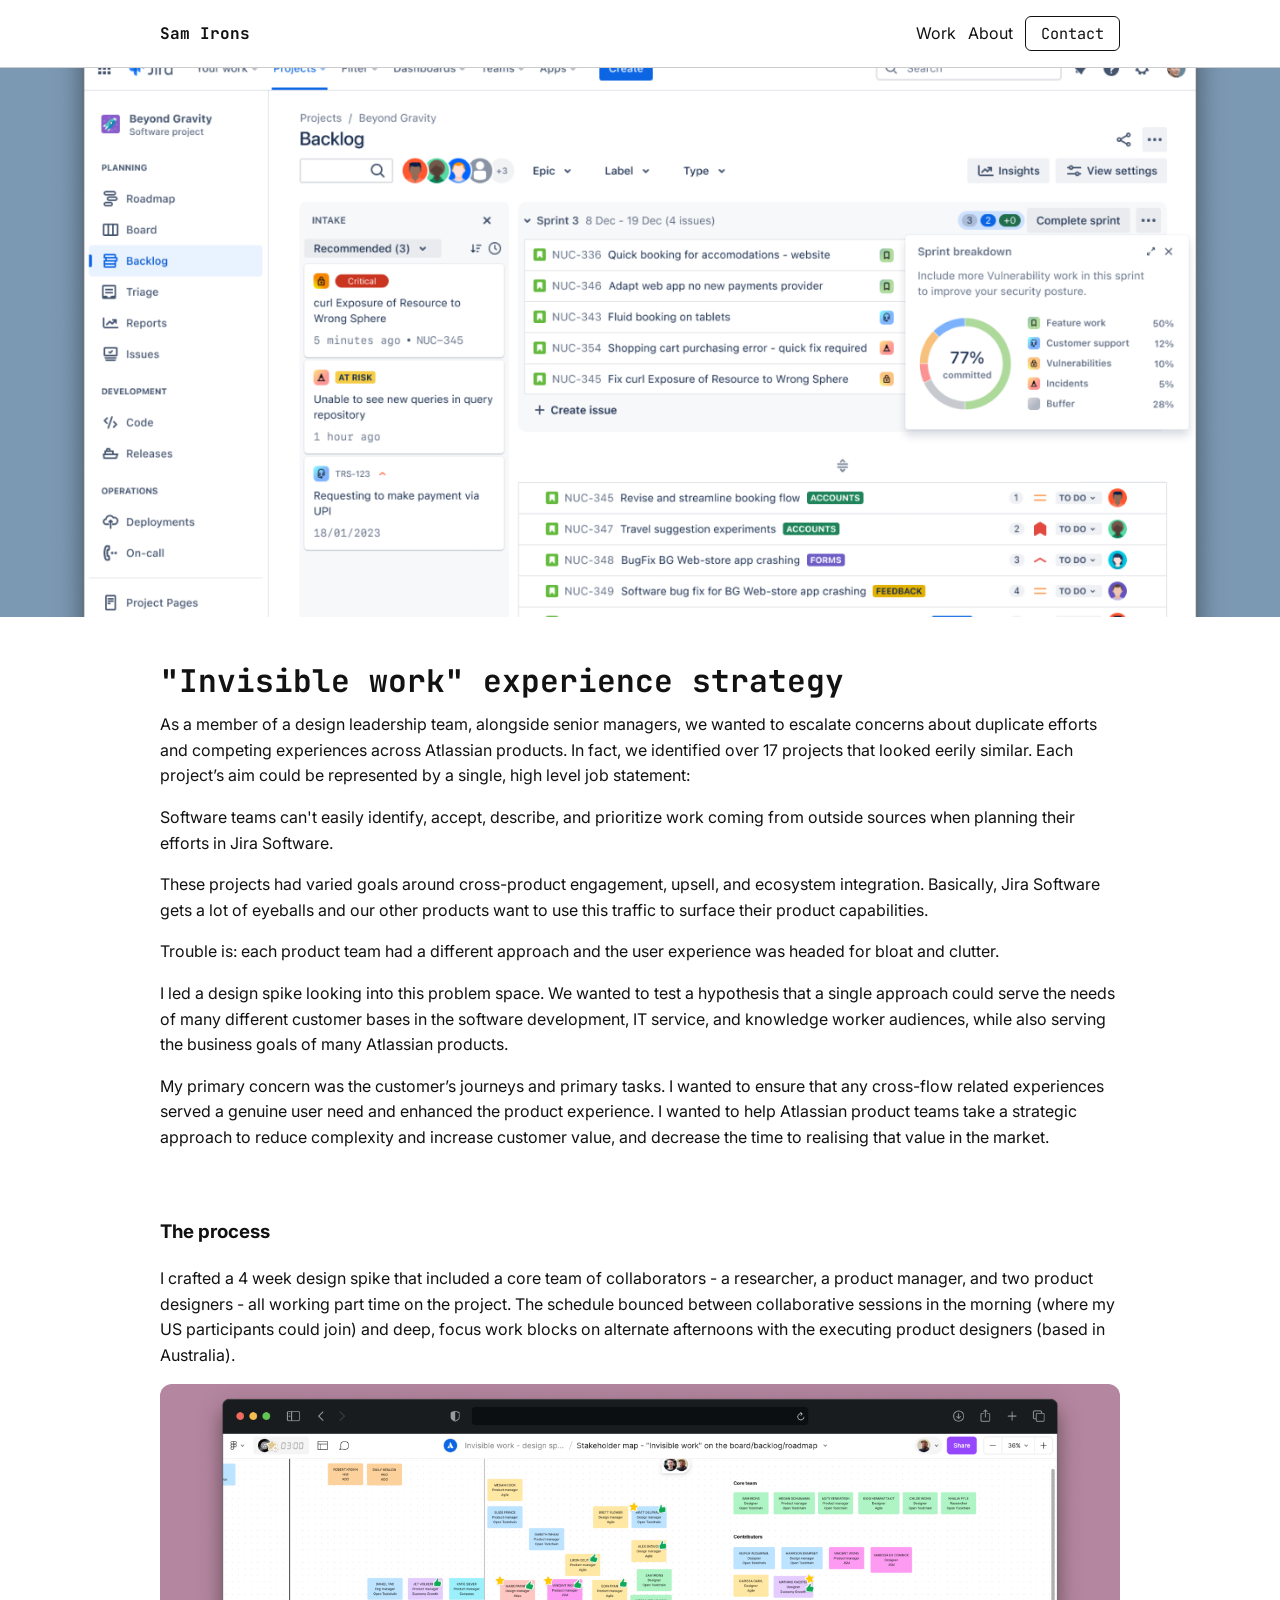
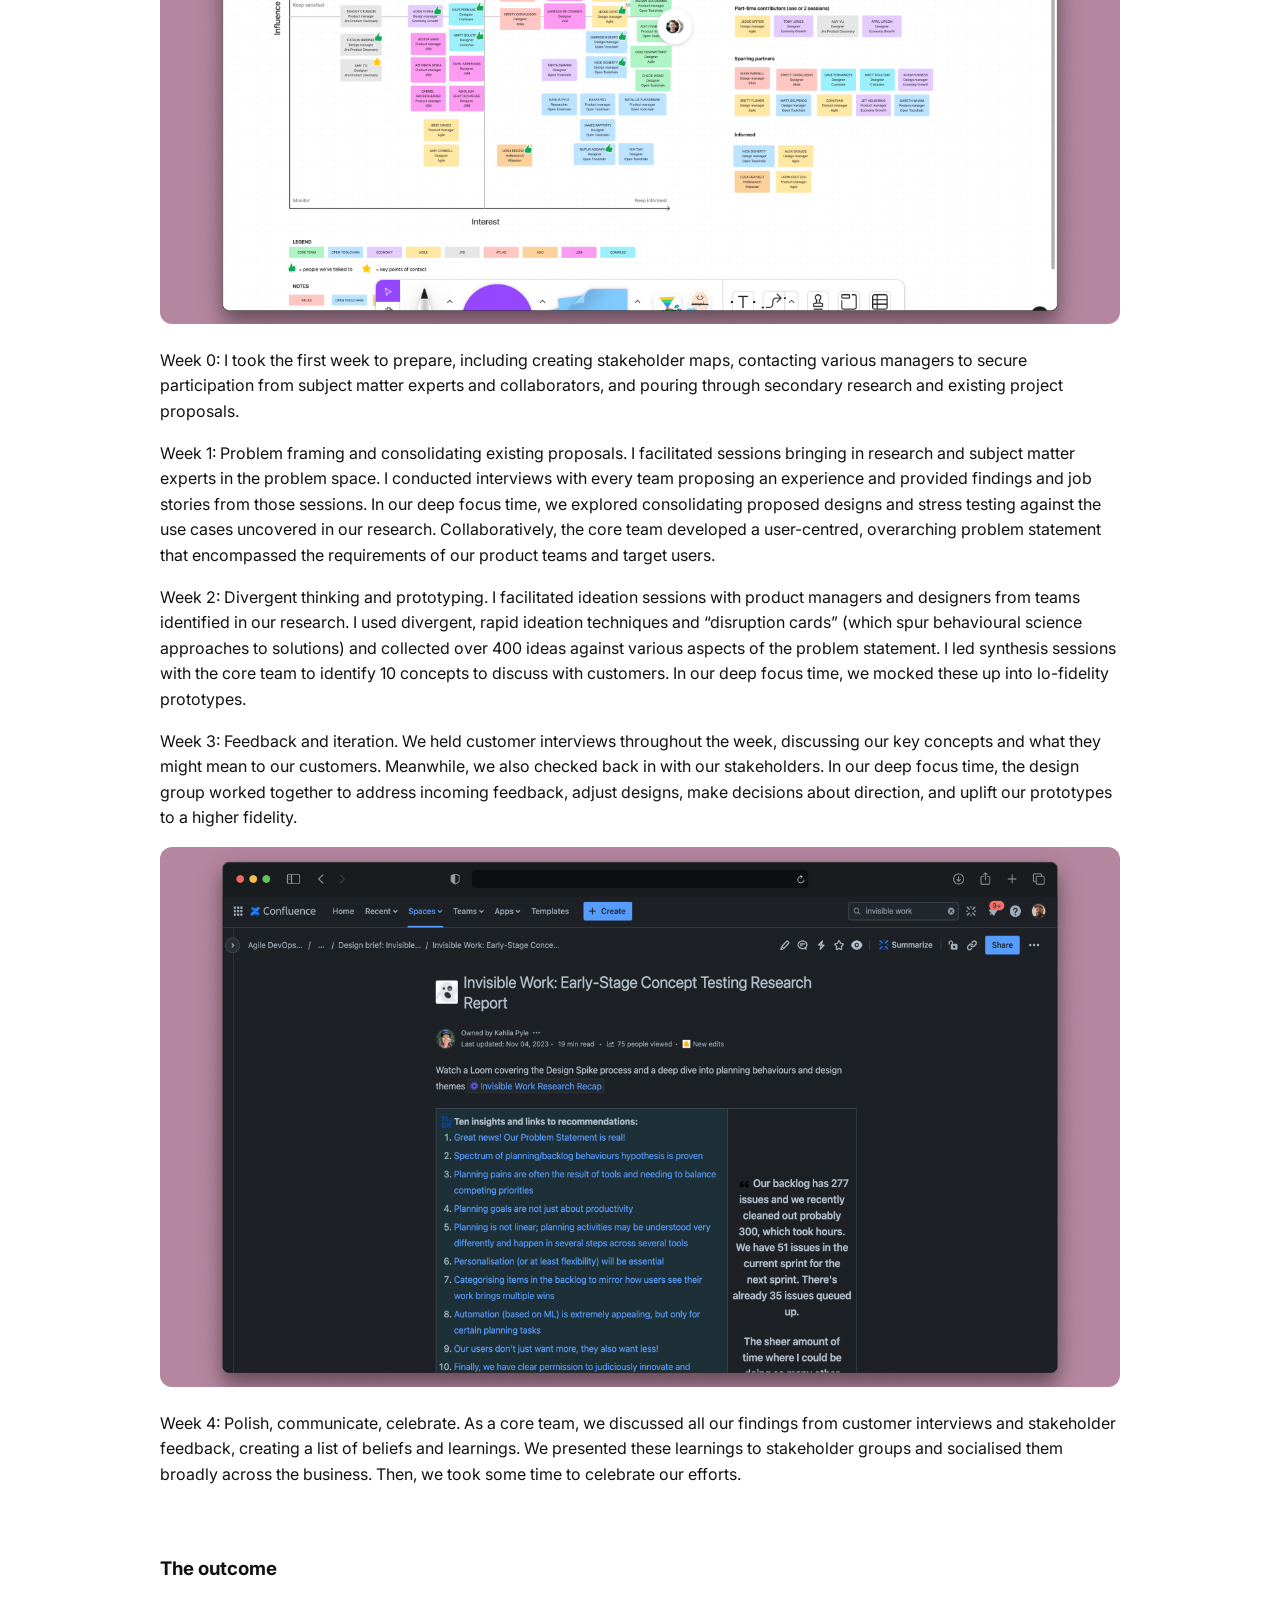
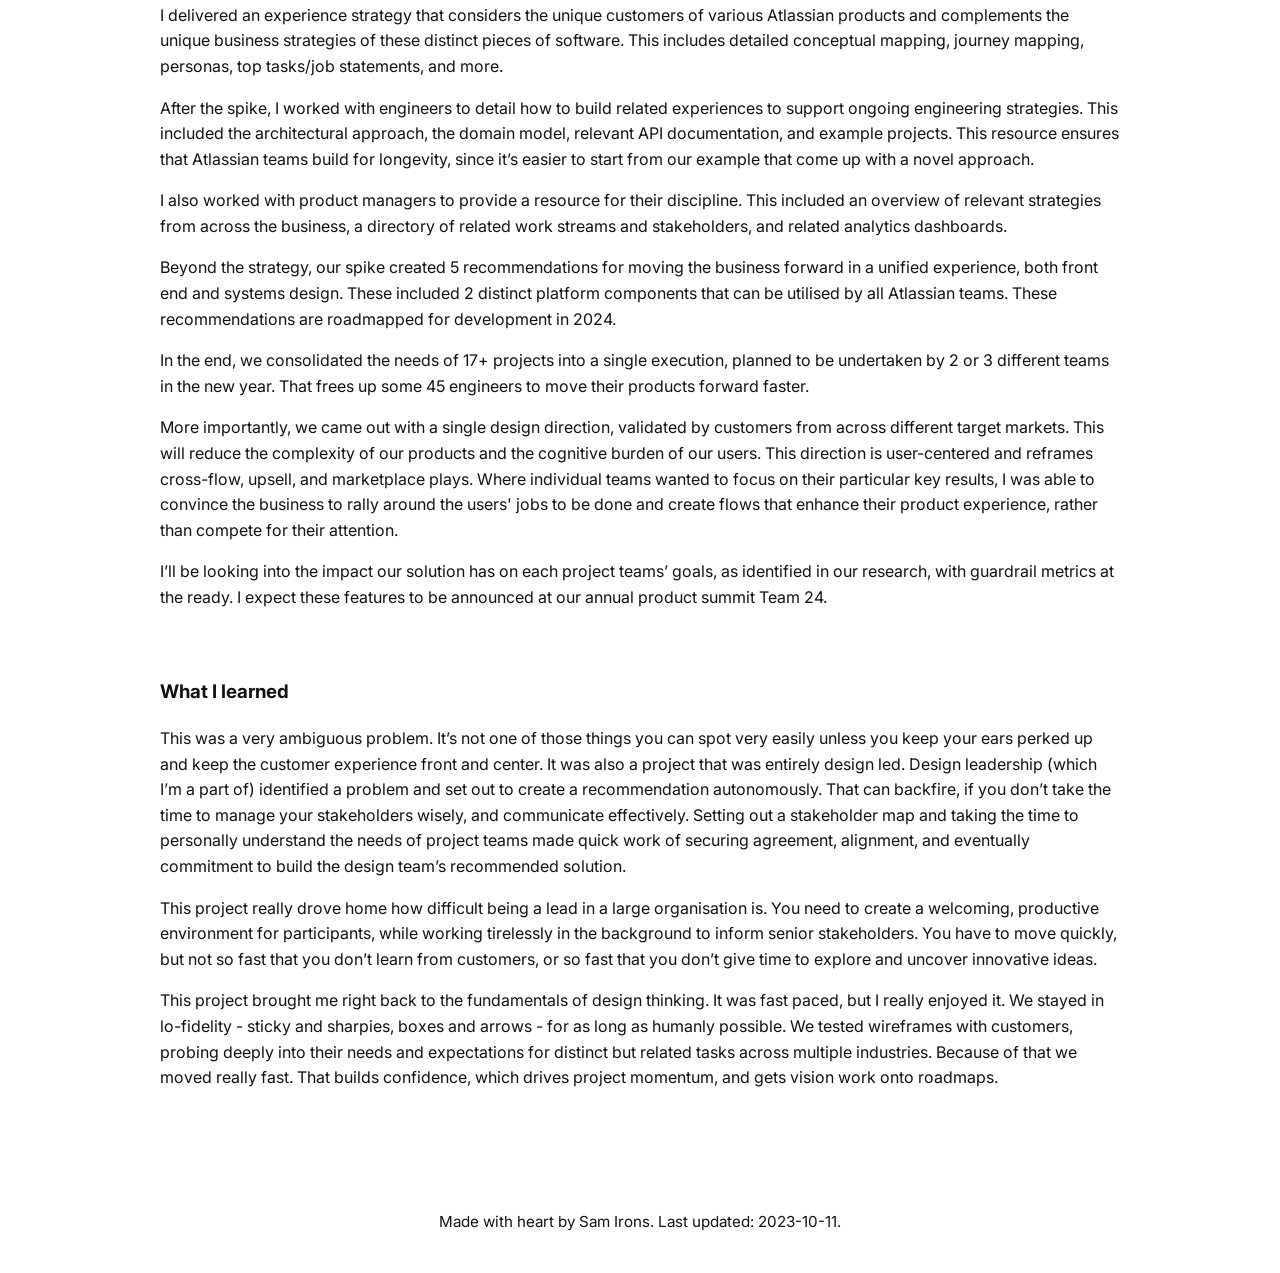
<file: invisible-work.html>
<!doctype html>
<html lang="en">
    <head>
        <meta charset="UTF-8" />
        <meta name="viewport" content="width=device-width, initial-scale=1.0" />
        <title>Sam Irons</title>
        <link rel="preconnect" href="https://fonts.googleapis.com" />
        <link rel="preconnect" href="https://fonts.gstatic.com" crossorigin />
        <link
            href="https://fonts.googleapis.com/css2?family=Inter:wght@400;700&family=JetBrains+Mono:wght@400;700&display=swap"
            rel="stylesheet"
        />
        <link rel="stylesheet" href="styles.css" />
    </head>
    <body>
        <header>
            <div class="container nav-container">
                <div class="logo">Sam Irons</div>
                <nav>
                    <a href="index.html" class="nav-link">Work</a>
                    <a href="about.html" class="nav-link">About</a>
                    <a href="mailto:irons.sam@pm.me" class="button">Contact</a>
                </nav>
            </div>
        </header>
        <main>
            <div class="hero">
                <img src="assets/iw-triage.png" alt="" class="hero-img" />
            </div>
            <section>
                <h2>"Invisible work" experience strategy</h2>
                <p>
                    As a member of a design leadership team, alongside senior
                    managers, we wanted to escalate concerns about duplicate
                    efforts and competing experiences across Atlassian products.
                    In fact, we identified over 17 projects that looked eerily
                    similar. Each project’s aim could be represented by a
                    single, high level job statement:
                </p>
                <p>
                    Software teams can't easily identify, accept, describe, and
                    prioritize work coming from outside sources when planning
                    their efforts in Jira Software.
                </p>
                <p>
                    These projects had varied goals around cross-product
                    engagement, upsell, and ecosystem integration. Basically,
                    Jira Software gets a lot of eyeballs and our other products
                    want to use this traffic to surface their product
                    capabilities.
                </p>
                <p>
                    Trouble is: each product team had a different approach and
                    the user experience was headed for bloat and clutter.
                </p>
                <p>
                    I led a design spike looking into this problem space. We
                    wanted to test a hypothesis that a single approach could
                    serve the needs of many different customer bases in the
                    software development, IT service, and knowledge worker
                    audiences, while also serving the business goals of many
                    Atlassian products.
                </p>
                <p>
                    My primary concern was the customer’s journeys and primary
                    tasks. I wanted to ensure that any cross-flow related
                    experiences served a genuine user need and enhanced the
                    product experience. I wanted to help Atlassian product teams
                    take a strategic approach to reduce complexity and increase
                    customer value, and decrease the time to realising that
                    value in the market.
                </p>
            </section>
            <section>
                <h3>The process</h3>
                <p>
                    I crafted a 4 week design spike that included a core team of
                    collaborators - a researcher, a product manager, and two
                    product designers - all working part time on the project.
                    The schedule bounced between collaborative sessions in the
                    morning (where my US participants could join) and deep,
                    focus work blocks on alternate afternoons with the executing
                    product designers (based in Australia).
                </p>
                <img src="assets/iw-stakeholder-map.png" alt="" class="" />
                <p>
                    Week 0: I took the first week to prepare, including creating
                    stakeholder maps, contacting various managers to secure
                    participation from subject matter experts and collaborators,
                    and pouring through secondary research and existing project
                    proposals.
                </p>
                <p>
                    Week 1: Problem framing and consolidating existing
                    proposals. I facilitated sessions bringing in research and
                    subject matter experts in the problem space. I conducted
                    interviews with every team proposing an experience and
                    provided findings and job stories from those sessions. In
                    our deep focus time, we explored consolidating proposed
                    designs and stress testing against the use cases uncovered
                    in our research. Collaboratively, the core team developed a
                    user-centred, overarching problem statement that encompassed
                    the requirements of our product teams and target users.
                </p>
                <p>
                    Week 2: Divergent thinking and prototyping. I facilitated
                    ideation sessions with product managers and designers from
                    teams identified in our research. I used divergent, rapid
                    ideation techniques and “disruption cards” (which spur
                    behavioural science approaches to solutions) and collected
                    over 400 ideas against various aspects of the problem
                    statement. I led synthesis sessions with the core team to
                    identify 10 concepts to discuss with customers. In our deep
                    focus time, we mocked these up into lo-fidelity prototypes.
                </p>
                <p>
                    Week 3: Feedback and iteration. We held customer interviews
                    throughout the week, discussing our key concepts and what
                    they might mean to our customers. Meanwhile, we also checked
                    back in with our stakeholders. In our deep focus time, the
                    design group worked together to address incoming feedback,
                    adjust designs, make decisions about direction, and uplift
                    our prototypes to a higher fidelity.
                </p>
                <img src="assets/iw-invisibleResearch.png" alt="" class="" />
                <p>
                    Week 4: Polish, communicate, celebrate. As a core team, we
                    discussed all our findings from customer interviews and
                    stakeholder feedback, creating a list of beliefs and
                    learnings. We presented these learnings to stakeholder
                    groups and socialised them broadly across the business.
                    Then, we took some time to celebrate our efforts.
                </p>
            </section>
            <section>
                <h3>The outcome</h3>
                <p>
                    I delivered an experience strategy that considers the unique
                    customers of various Atlassian products and complements the
                    unique business strategies of these distinct pieces of
                    software. This includes detailed conceptual mapping, journey
                    mapping, personas, top tasks/job statements, and more.
                </p>
                <p>
                    After the spike, I worked with engineers to detail how to
                    build related experiences to support ongoing engineering
                    strategies. This included the architectural approach, the
                    domain model, relevant API documentation, and example
                    projects. This resource ensures that Atlassian teams build
                    for longevity, since it’s easier to start from our example
                    that come up with a novel approach.
                </p>
                <p>
                    I also worked with product managers to provide a resource
                    for their discipline. This included an overview of relevant
                    strategies from across the business, a directory of related
                    work streams and stakeholders, and related analytics
                    dashboards.
                </p>
                <p>
                    Beyond the strategy, our spike created 5 recommendations for
                    moving the business forward in a unified experience, both
                    front end and systems design. These included 2 distinct
                    platform components that can be utilised by all Atlassian
                    teams. These recommendations are roadmapped for development
                    in 2024.
                </p>
                <p>
                    In the end, we consolidated the needs of 17+ projects into a
                    single execution, planned to be undertaken by 2 or 3
                    different teams in the new year. That frees up some 45
                    engineers to move their products forward faster.
                </p>
                <p>
                    More importantly, we came out with a single design
                    direction, validated by customers from across different
                    target markets. This will reduce the complexity of our
                    products and the cognitive burden of our users. This
                    direction is user-centered and reframes cross-flow, upsell,
                    and marketplace plays. Where individual teams wanted to
                    focus on their particular key results, I was able to
                    convince the business to rally around the users' jobs to be
                    done and create flows that enhance their product experience,
                    rather than compete for their attention.
                </p>
                <p>
                    I’ll be looking into the impact our solution has on each
                    project teams’ goals, as identified in our research, with
                    guardrail metrics at the ready. I expect these features to
                    be announced at our annual product summit Team 24.
                </p>
            </section>
            <section>
                <h3>What I learned</h3>
                <p>
                    This was a very ambiguous problem. It’s not one of those
                    things you can spot very easily unless you keep your ears
                    perked up and keep the customer experience front and center.
                    It was also a project that was entirely design led. Design
                    leadership (which I’m a part of) identified a problem and
                    set out to create a recommendation autonomously. That can
                    backfire, if you don’t take the time to manage your
                    stakeholders wisely, and communicate effectively. Setting
                    out a stakeholder map and taking the time to personally
                    understand the needs of project teams made quick work of
                    securing agreement, alignment, and eventually commitment to
                    build the design team’s recommended solution.
                </p>
                <p>
                    This project really drove home how difficult being a lead in
                    a large organisation is. You need to create a welcoming,
                    productive environment for participants, while working
                    tirelessly in the background to inform senior stakeholders.
                    You have to move quickly, but not so fast that you don’t
                    learn from customers, or so fast that you don’t give time to
                    explore and uncover innovative ideas.
                </p>
                <p>
                    This project brought me right back to the fundamentals of
                    design thinking. It was fast paced, but I really enjoyed it.
                    We stayed in lo-fidelity - sticky and sharpies, boxes and
                    arrows - for as long as humanly possible. We tested
                    wireframes with customers, probing deeply into their needs
                    and expectations for distinct but related tasks across
                    multiple industries. Because of that we moved really fast.
                    That builds confidence, which drives project momentum, and
                    gets vision work onto roadmaps.
                </p>
            </section>
        </main>
        <footer>
            <div class="container footer-container">
                <p>Made with heart by Sam Irons. Last updated: 2023-10-11.</p>
            </div>
        </footer>
        <script src="script.js"></script>
    </body>
</html>
</file>
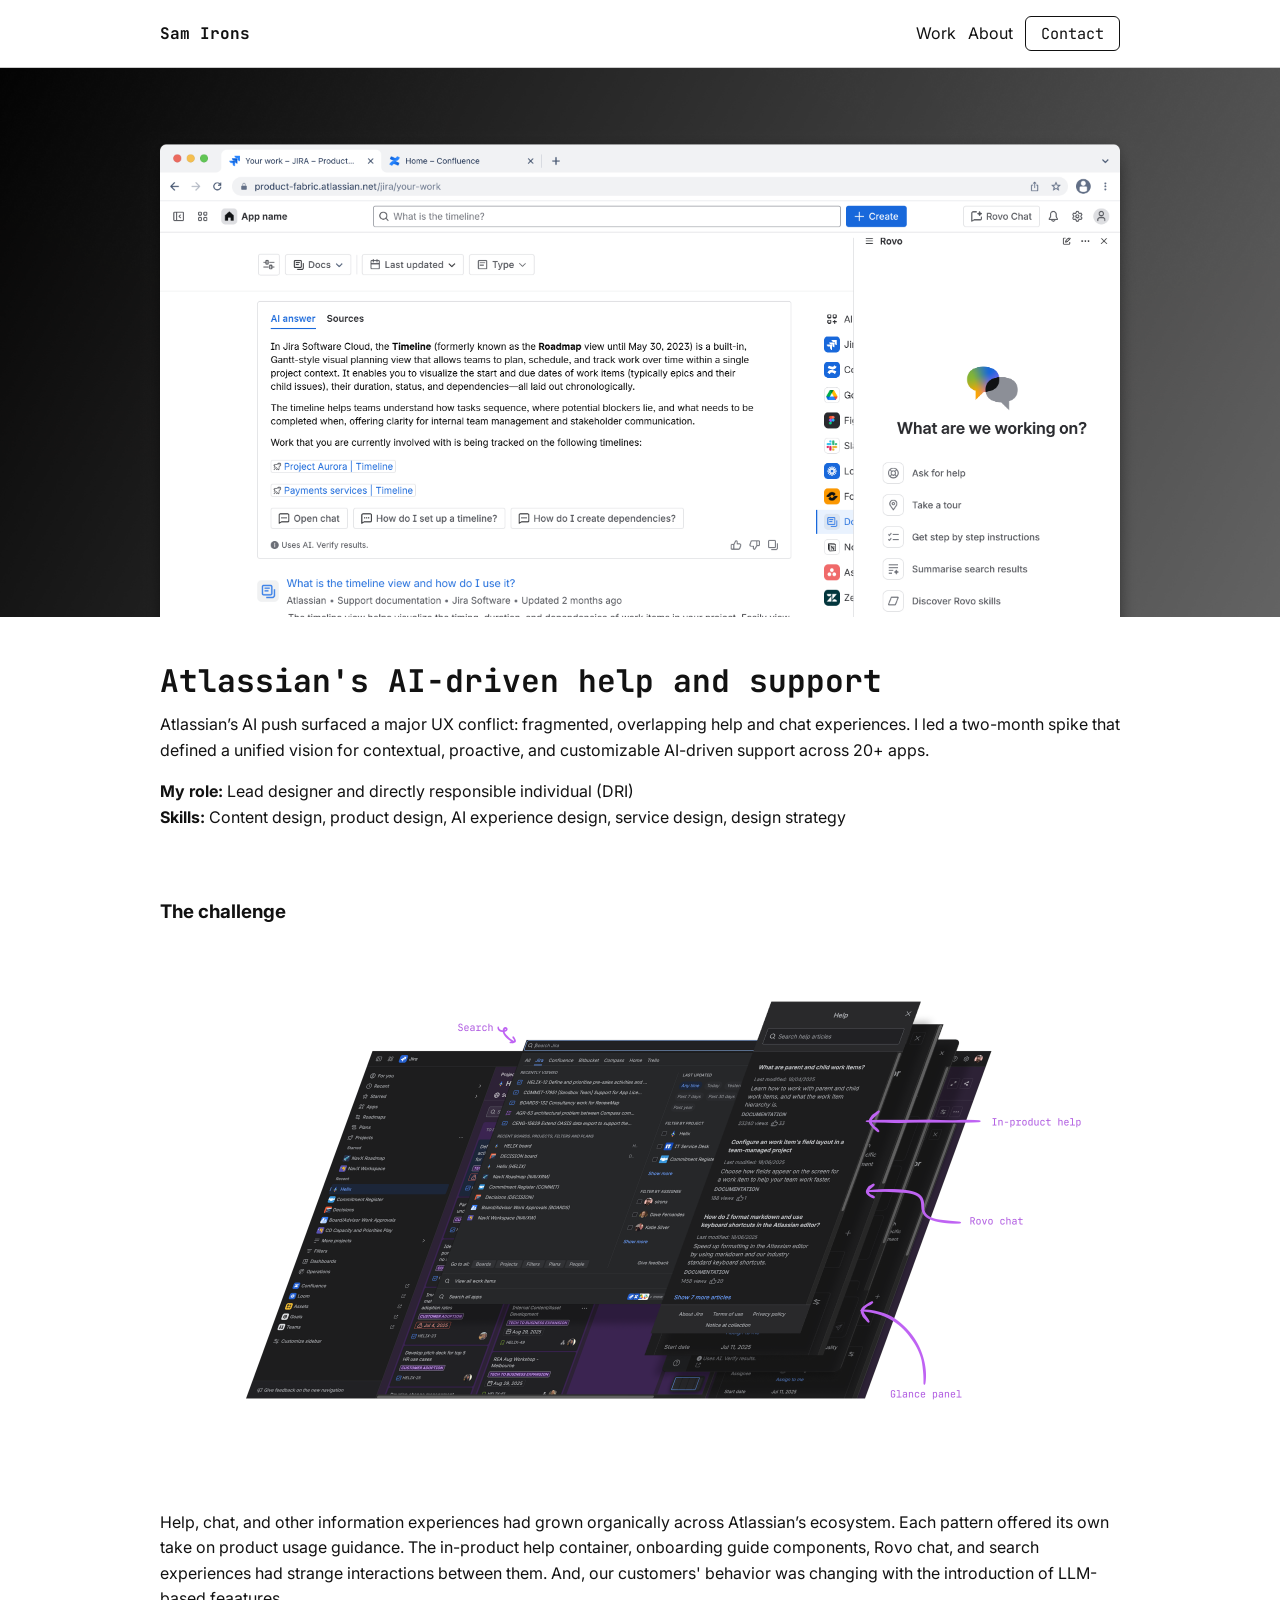
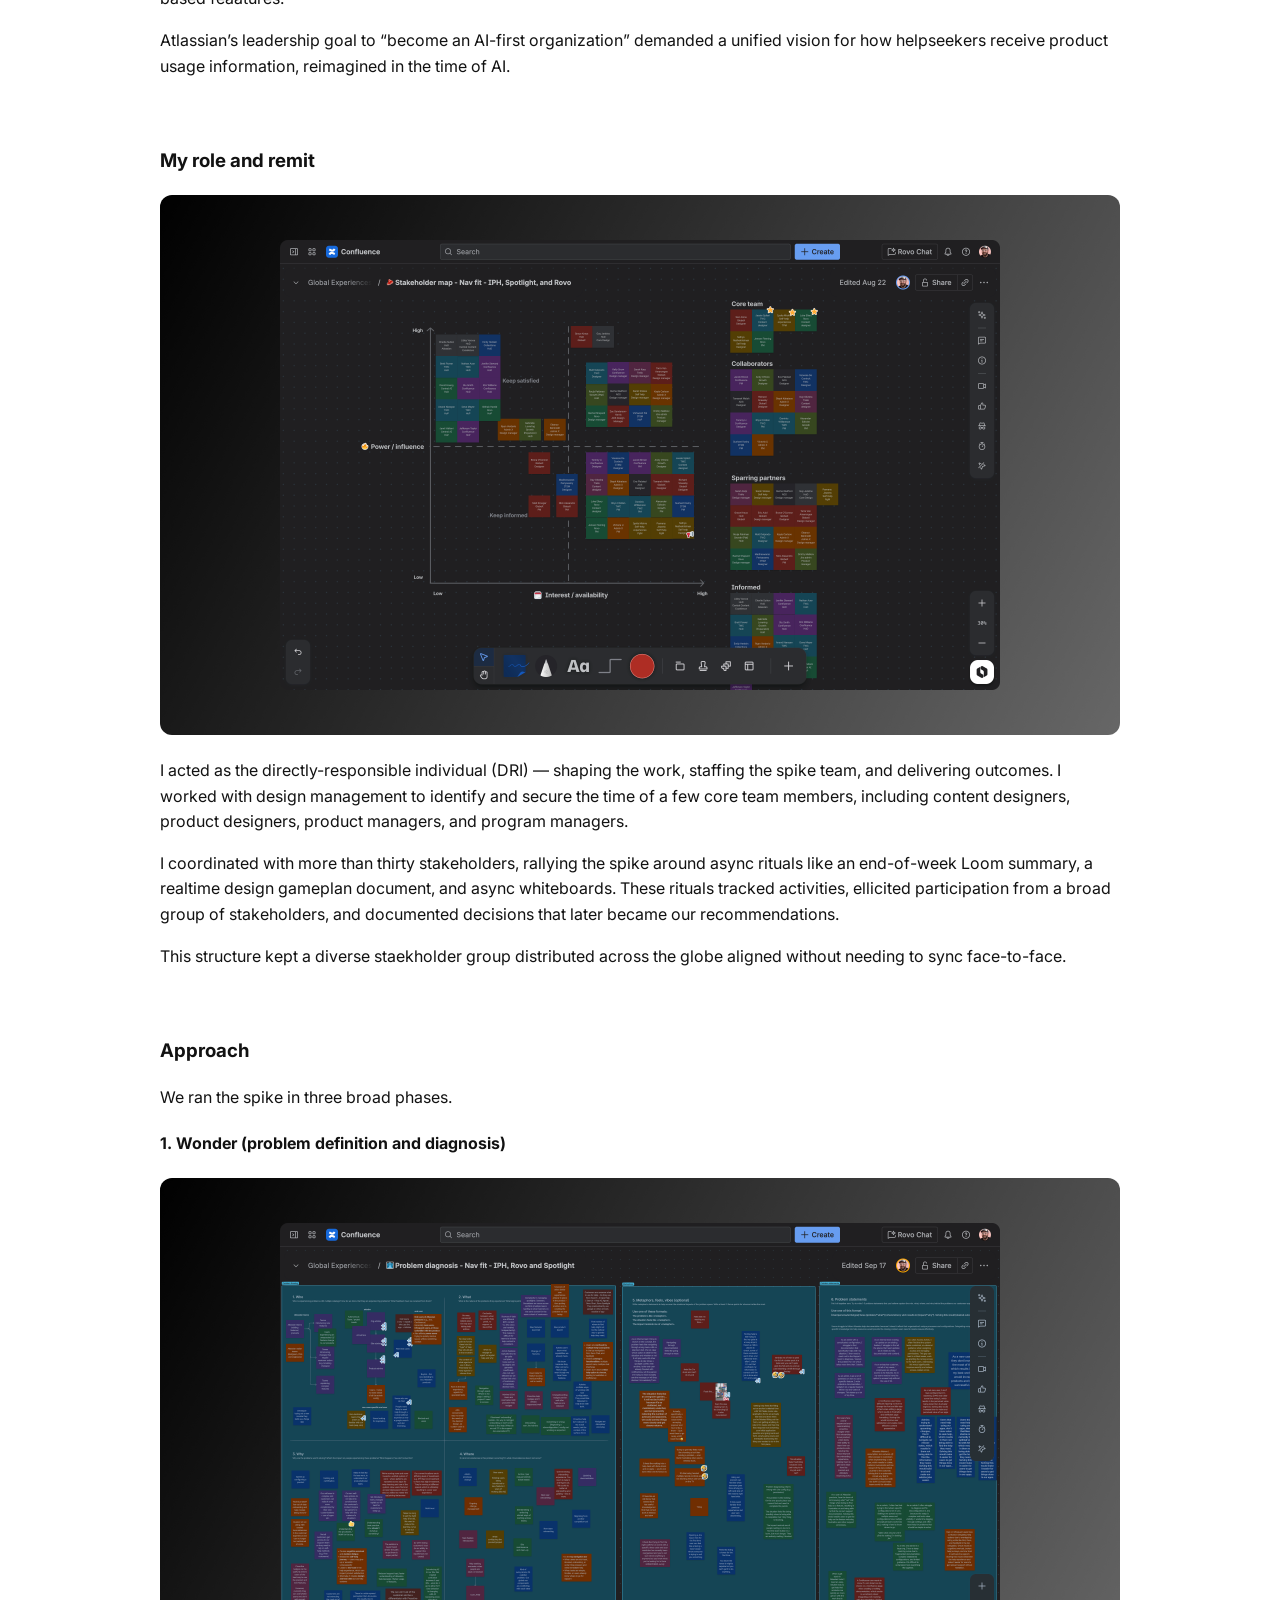
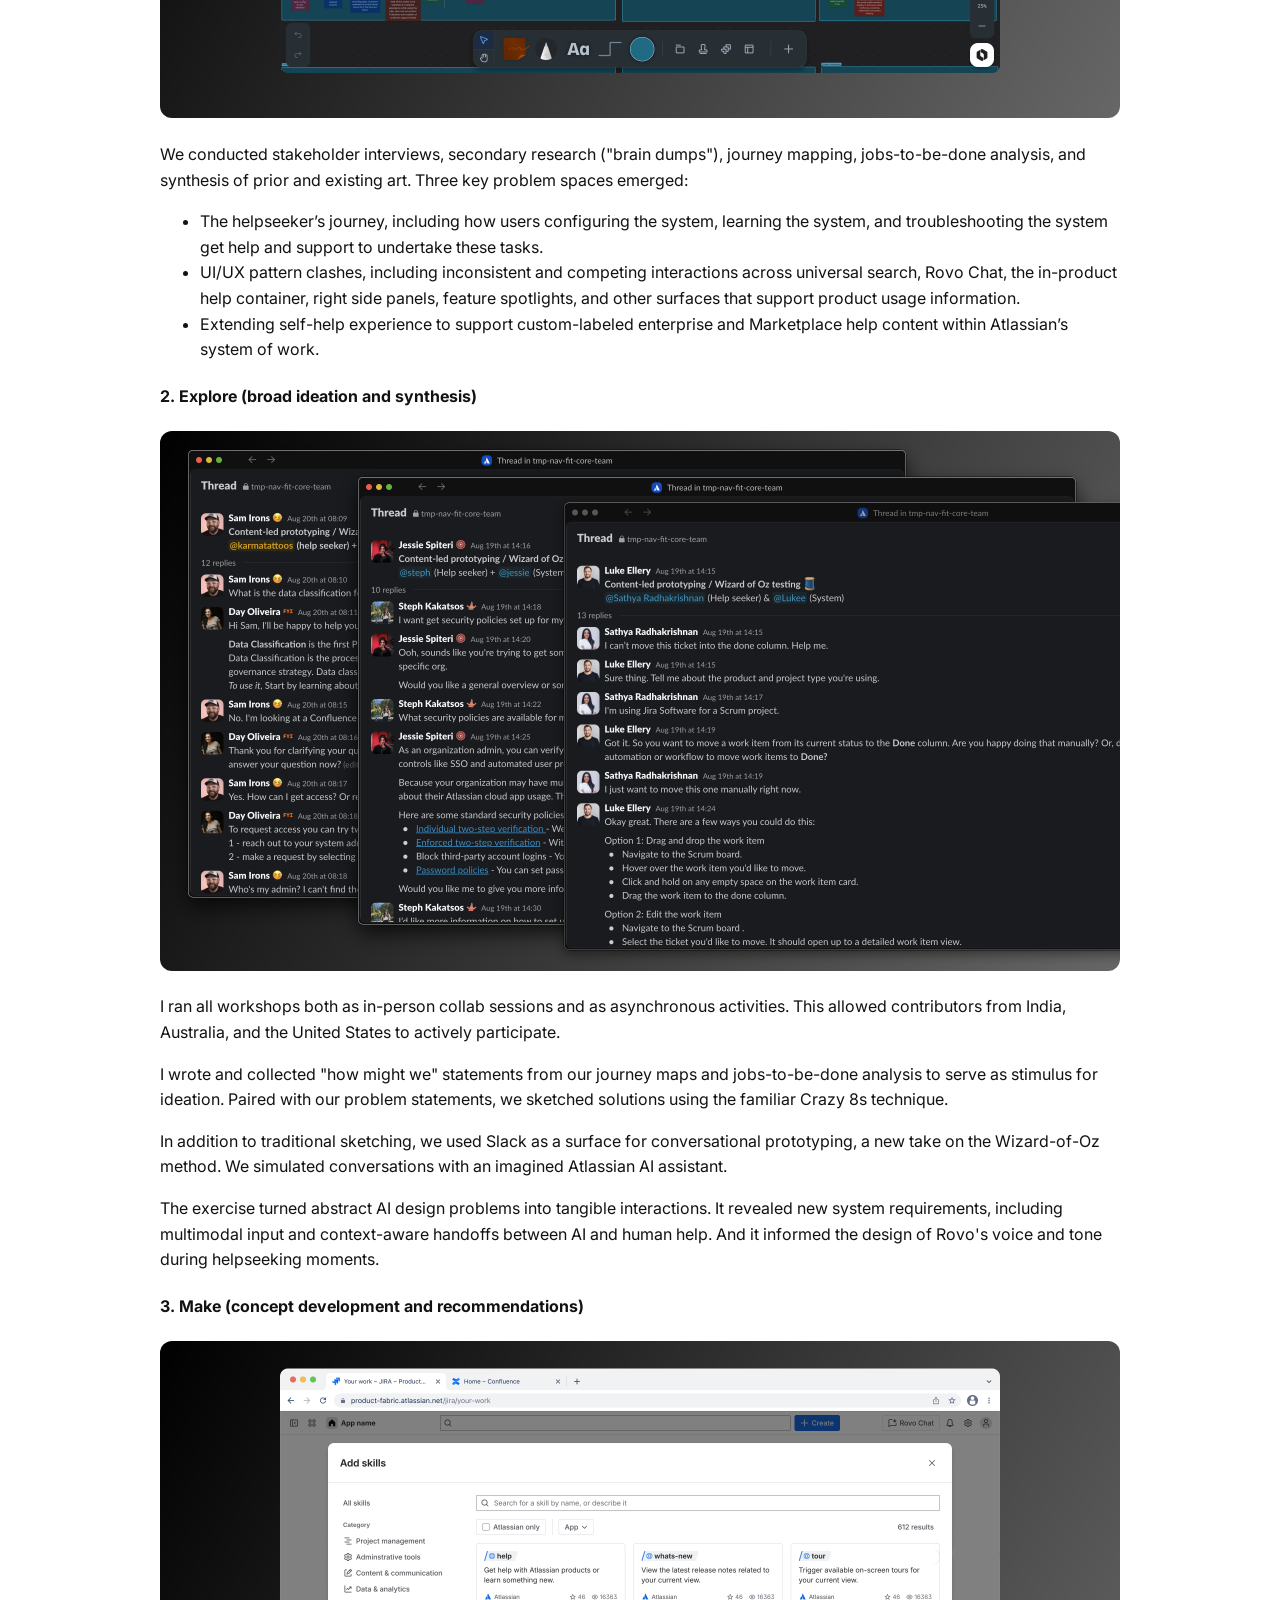
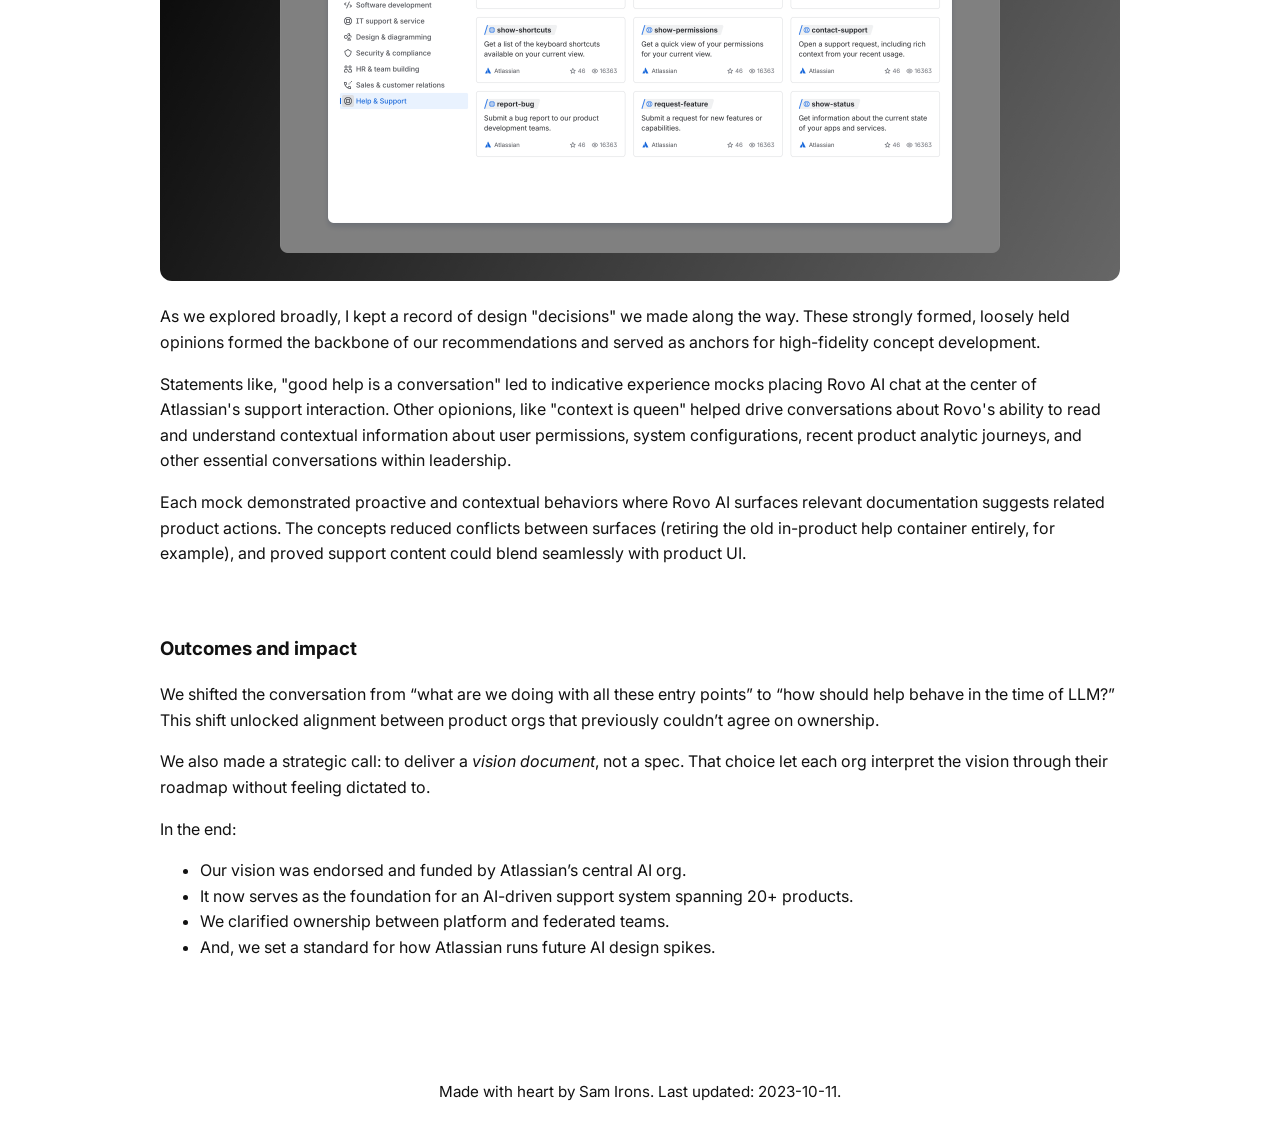
<file: navfit.html>
<!doctype html>
<html lang="en">
    <head>
        <meta charset="UTF-8" />
        <meta name="viewport" content="width=device-width, initial-scale=1.0" />
        <title>
            Sam Irons - Case study: Atlassian AI-driven help and support
        </title>
        <link rel="preconnect" href="https://fonts.googleapis.com" />
        <link rel="preconnect" href="https://fonts.gstatic.com" crossorigin />
        <link
            href="https://fonts.googleapis.com/css2?family=Inter:wght@400;700&family=JetBrains+Mono:wght@400;700&display=swap"
            rel="stylesheet"
        />
        <link rel="stylesheet" href="styles.css" />
    </head>
    <body>
        <header>
            <div class="container nav-container">
                <div class="logo">Sam Irons</div>
                <nav>
                    <a href="index.html" class="nav-link">Work</a>
                    <a href="about.html" class="nav-link">About</a>
                    <a href="mailto:irons.sam@pm.me" class="button">Contact</a>
                </nav>
            </div>
        </header>
        <main>
            <div class="hero">
                <img src="assets/navfit-hero.png" alt="" class="hero-img" />
            </div>
            <section>
                <h2>Atlassian's AI-driven help and support</h2>
                <p>
                    Atlassian’s AI push surfaced a major UX conflict:
                    fragmented, overlapping help and chat experiences. I led a
                    two-month spike that defined a unified vision for
                    contextual, proactive, and customizable AI-driven support
                    across 20+ apps.
                </p>
                <p>
                    <strong>My role:</strong> Lead designer and directly
                    responsible individual (DRI)
                    <br />
                    <strong>Skills:</strong> Content design, product design, AI
                    experience design, service design, design strategy
                </p>
            </section>
            <section>
                <h3>The challenge</h3>
                <img src="assets/navfit-sec-1.png" alt="" class="" />
                <p>
                    Help, chat, and other information experiences had grown
                    organically across Atlassian’s ecosystem. Each pattern
                    offered its own take on product usage guidance. The
                    in-product help container, onboarding guide components, Rovo
                    chat, and search experiences had strange interactions
                    between them. And, our customers' behavior was changing with
                    the introduction of LLM-based feaatures.
                </p>
                <p>
                    Atlassian’s leadership goal to “become an AI-first
                    organization” demanded a unified vision for how helpseekers
                    receive product usage information, reimagined in the time of
                    AI.
                </p>
            </section>
            <section>
                <h3>My role and remit</h3>
                <img src="assets/navfit-sec-2.png" alt="" class="" />
                <p>
                    I acted as the directly-responsible individual (DRI) —
                    shaping the work, staffing the spike team, and delivering
                    outcomes. I worked with design management to identify and
                    secure the time of a few core team members, including
                    content designers, product designers, product managers, and
                    program managers.
                </p>
                <p>
                    I coordinated with more than thirty stakeholders, rallying
                    the spike around async rituals like an end-of-week Loom
                    summary, a realtime design gameplan document, and async
                    whiteboards. These rituals tracked activities, ellicited
                    participation from a broad group of stakeholders, and
                    documented decisions that later became our recommendations.
                </p>
                <p>
                    This structure kept a diverse staekholder group distributed
                    across the globe aligned without needing to sync
                    face-to-face.
                </p>
            </section>
            <section>
                <h3>Approach</h3>
                <p>We ran the spike in three broad phases.</p>
                <h4>1. Wonder (problem definition and diagnosis)</h4>
                <img src="assets/navfit-sec-3-1.png" alt="" class="" />
                <p>
                    We conducted stakeholder interviews, secondary research
                    ("brain dumps"), journey mapping, jobs-to-be-done analysis,
                    and synthesis of prior and existing art. Three key problem
                    spaces emerged:
                </p>
                <ul>
                    <li>
                        The helpseeker’s journey, including how users
                        configuring the system, learning the system, and
                        troubleshooting the system get help and support to
                        undertake these tasks.
                    </li>
                    <li>
                        UI/UX pattern clashes, including inconsistent and
                        competing interactions across universal search, Rovo
                        Chat, the in-product help container, right side panels,
                        feature spotlights, and other surfaces that support
                        product usage information.
                    </li>
                    <li>
                        Extending self-help experience to support custom-labeled
                        enterprise and Marketplace help content within
                        Atlassian’s system of work.
                    </li>
                </ul>
                <h4>2. Explore (broad ideation and synthesis)</h4>
                <img src="assets/navfit-sec-3-2.png" alt="" class="" />
                <p>
                    I ran all workshops both as in-person collab sessions and as
                    asynchronous activities. This allowed contributors from
                    India, Australia, and the United States to actively
                    participate.
                </p>
                <p>
                    I wrote and collected "how might we" statements from our
                    journey maps and jobs-to-be-done analysis to serve as
                    stimulus for ideation. Paired with our problem statements,
                    we sketched solutions using the familiar Crazy 8s technique.
                </p>
                <p>
                    In addition to traditional sketching, we used Slack as a
                    surface for conversational prototyping, a new take on the
                    Wizard-of-Oz method. We simulated conversations with an
                    imagined Atlassian AI assistant.
                </p>
                <p>
                    The exercise turned abstract AI design problems into
                    tangible interactions. It revealed new system requirements,
                    including multimodal input and context-aware handoffs
                    between AI and human help. And it informed the design of
                    Rovo's voice and tone during helpseeking moments.
                </p>
                <h4>3. Make (concept development and recommendations)</h4>
                <img src="assets/navfit-sec-3-3.png" alt="" class="" />
                <p>
                    As we explored broadly, I kept a record of design
                    "decisions" we made along the way. These strongly formed,
                    loosely held opinions formed the backbone of our
                    recommendations and served as anchors for high-fidelity
                    concept development.
                </p>
                <p>
                    Statements like, "good help is a conversation" led to
                    indicative experience mocks placing Rovo AI chat at the
                    center of Atlassian's support interaction. Other opionions,
                    like "context is queen" helped drive conversations about
                    Rovo's ability to read and understand contextual information
                    about user permissions, system configurations, recent
                    product analytic journeys, and other essential conversations
                    within leadership.
                </p>
                <p>
                    Each mock demonstrated proactive and contextual behaviors
                    where Rovo AI surfaces relevant documentation suggests
                    related product actions. The concepts reduced conflicts
                    between surfaces (retiring the old in-product help container
                    entirely, for example), and proved support content could
                    blend seamlessly with product UI.
                </p>
            </section>
            <section>
                <h3>Outcomes and impact</h3>
                <p>
                    We shifted the conversation from “what are we doing with all
                    these entry points” to “how should help behave in the time
                    of LLM?” This shift unlocked alignment between product orgs
                    that previously couldn’t agree on ownership.
                </p>
                <p>
                    We also made a strategic call: to deliver a
                    <em>vision document</em>, not a spec. That choice let each
                    org interpret the vision through their roadmap without
                    feeling dictated to.
                </p>
                <p>In the end:</p>
                <ul>
                    <li>
                        Our vision was endorsed and funded by Atlassian’s
                        central AI org.
                    </li>
                    <li>
                        It now serves as the foundation for an AI-driven support
                        system spanning 20+ products.
                    </li>
                    <li>
                        We clarified ownership between platform and federated
                        teams.
                    </li>
                    <li>
                        And, we set a standard for how Atlassian runs future AI
                        design spikes.
                    </li>
                </ul>
            </section>
        </main>
        <footer>
            <div class="container footer-container">
                <p>Made with heart by Sam Irons. Last updated: 2023-10-11.</p>
            </div>
        </footer>
        <script src="script.js"></script>
    </body>
</html>
</file>
<file: styles.css>
:root {
    --bg: #fff;
    --text: #121212;
    --inverse: #fff;
    --border: #ccc;
    --accent: #111;
    --link: #90caf9;
    --header-bg: var(--bg);
    --button-bg: var(--bg);
    --button-text: var(--text);
    --button-border: var(--accent);
}

@media (prefers-color-scheme: dark) {
    :root {
        --bg: #121212;
        --text: #e0e0e0;
        --inverse: #121212;
        --border: #ccc;
        --accent: #bbbbbb;
        --link: #90caf9;
        --header-bg: var(--bg);
        --button-bg: var(--bg);
        --button-text: var(--text);
        --button-border: var(--accent);
    }
}

a:visited {
    color: var(--link);
}

a.button:link,
a.button:visited {
    color: var(--text);
    text-decoration: none;
    text-align: center;
}

body {
    margin: 0;
    font-family: "Inter", Arial, sans-serif;
    background: var(--bg);
    color: var(--text);
    line-height: 1.6;
    min-width: 360px;
}

.mono {
    font-family: "JetBrains Mono", monospace;
}

header {
    background: var(--header-bg);
    border-bottom: 1px solid var(--border);
    position: sticky;
    top: 0;
    z-index: 10;
}

.container.nav-container {
    max-width: 960px;
    margin: 0 auto;
    display: flex;
    justify-content: space-between;
    align-items: center;
    padding: 1rem;
}

.logo {
    font-family: "JetBrains Mono", monospace;
    font-size: 1rem;
    font-weight: 700;
}

nav {
    display: flex;
    flex-direction: center;
    gap: 0.75em;
}

.nav-link {
    padding: 0.3em 0;
    text-decoration: none;
}

.nav-link:link,
.nav-link:visited {
    color: var(--text);
}

.nav-link:hover {
    color: var(--link);
}

.button {
    font-family: "JetBrains Mono", monospace;
    font-size: 0.95rem;
    color: var(--button-text);
    text-decoration: none;
    border: 1px solid var(--button-border);
    border-radius: 6px;
    padding: 0.3em 1em;
    background: var(--button-bg);
    transition:
        background 0.2s,
        color 0.2s;
}

a.button:hover {
    background: var(--text);
    color: var(--bg);
}

.hero {
    position: relative;
    width: 100%;
    aspect-ratio: 21 / 9;
    overflow: hidden;
    display: flex;
    align-items: flex-end;
    justify-content: flex-start;
    background:
        linear-gradient(to top, rgba(0, 0, 0, 0.7), rgba(0, 0, 0, 0)),
        url("assets/headshot.jpg") no-repeat center/cover;
}

.hero-img {
    width: 100%;
    height: 100%;
    object-fit: cover;
    position: absolute;
    z-index: 1;
    border-radius: 0;
}

.hero-content {
    position: relative;
    z-index: 2;
    color: #fff;
    padding: 2rem 1rem;
    width: 100%;
    max-width: 960px;
    margin: 0 auto;
}

.hero-content h1 {
    font-family: "JetBrains Mono", monospace;
    font-size: 3.052rem;
    margin: 0;
}

.hero-content p {
    margin: 0;
}

.hero-content a {
    color: var(--link);
    text-decoration: underline;
}

section {
    margin: 0 auto;
    line-height: 1.6;
    max-width: 960px;
    padding: 1rem;
    background: var(--bg);
}

img {
    width: 100%;
    aspect-ratio: 16 / 9;
    object-fit: cover;
    border-radius: 12px 12px 12px 12px;
}

h2 {
    font-family: "JetBrains Mono", monospace;
    font-size: 1.953rem;
    line-height: 1;
    margin: 2rem 0 0;
}

.lozenge {
    background-color: var(--text);
    padding: 0.5em 1em;
    margin: 0.5em 0;
    border-radius: 1em;
    color: var(--bg);
    font-size: 0.75rem;
    text-transform: uppercase;
    word-break: keep-all;
    display: inline-block;
}

.tags {
    margin-bottom: 1rem;
}

.lozenge > a {
    color: var(--bg);
    text-decoration: none;
}

.featured-cards,
.past-cards,
.pub-cards {
    display: flex;
    flex-wrap: wrap;
    gap: 1rem;
}

.past-cards > .card {
    flex: 1 1 calc(33.333% - 1.34rem);
    box-sizing: border-box;
}

.card {
    background: var(--bg);
    border: 1px solid var(--border);
    border-radius: 12px;
    flex: 1 1 320px;
    display: flex;
    flex-direction: column;
}

.card img {
    width: 100%;
    aspect-ratio: 16 / 9;
    object-fit: cover;
    border-radius: 12px 12px 0 0;
}

.card-content {
    padding: 1rem 1.5rem;
    display: flex;
    flex-direction: column;
    flex: 1;
    margin-bottom: 1rem;
}

.card-content h3 {
    font-size: 1.3rem;
    margin: 0.5em 0 0.5em 0;
}

.card-content p {
    font-size: 1rem;
    margin: 0 0 1em 0;
    flex: 1;
}

button {
    font-family: "JetBrains Mono", monospace;
    font-size: 0.95rem;
    background: var(--button-bg);
    color: var(--button-text);
    border: 1.5px solid var(--button-border);
    border-radius: 6px;
    padding: 0.3em 1.2em;
    cursor: pointer;
    transition:
        background 0.2s,
        color 0.2s;
}

button:hover {
    background: var(--button-text);
    color: var(--button-bg);
}

footer {
    background: var(--header-bg);
    margin-top: 3rem;
    padding: 1.5rem 0;
    text-align: center;
    font-size: 0.95rem;
    color: var(--text);
}

.featured-card-horizontal {
    display: flex;
    flex-direction: row;
    align-items: stretch;
    min-height: 340px;
    border-radius: 16px;
    overflow: hidden;
    border: 1px solid var(--border);
    margin-bottom: 2rem;
}

.featured-card-horizontal img {
    width: 50%;
    height: auto;
    object-fit: cover;
    border-radius: 0;
    display: block;
}

.featured-card-horizontal .card-content {
    width: 50%;
    display: flex;
    flex-direction: column;
    justify-content: center;
}

@media (max-width: 900px) {
    .featured-cards,
    .past-cards,
    .pub-cards {
        flex-direction: column;
        gap: 1rem;
    }
    .featured-card-horizontal,
    .card {
        flex-direction: column;
        min-height: unset;
    }
    .featured-card-horizontal img,
    .featured-card-horizontal .card-content {
        width: 100%;
        box-sizing: border-box;
    }

    .past-cards > .card {
        width: 100%;
        max-width: unset;
    }
}
</file>
